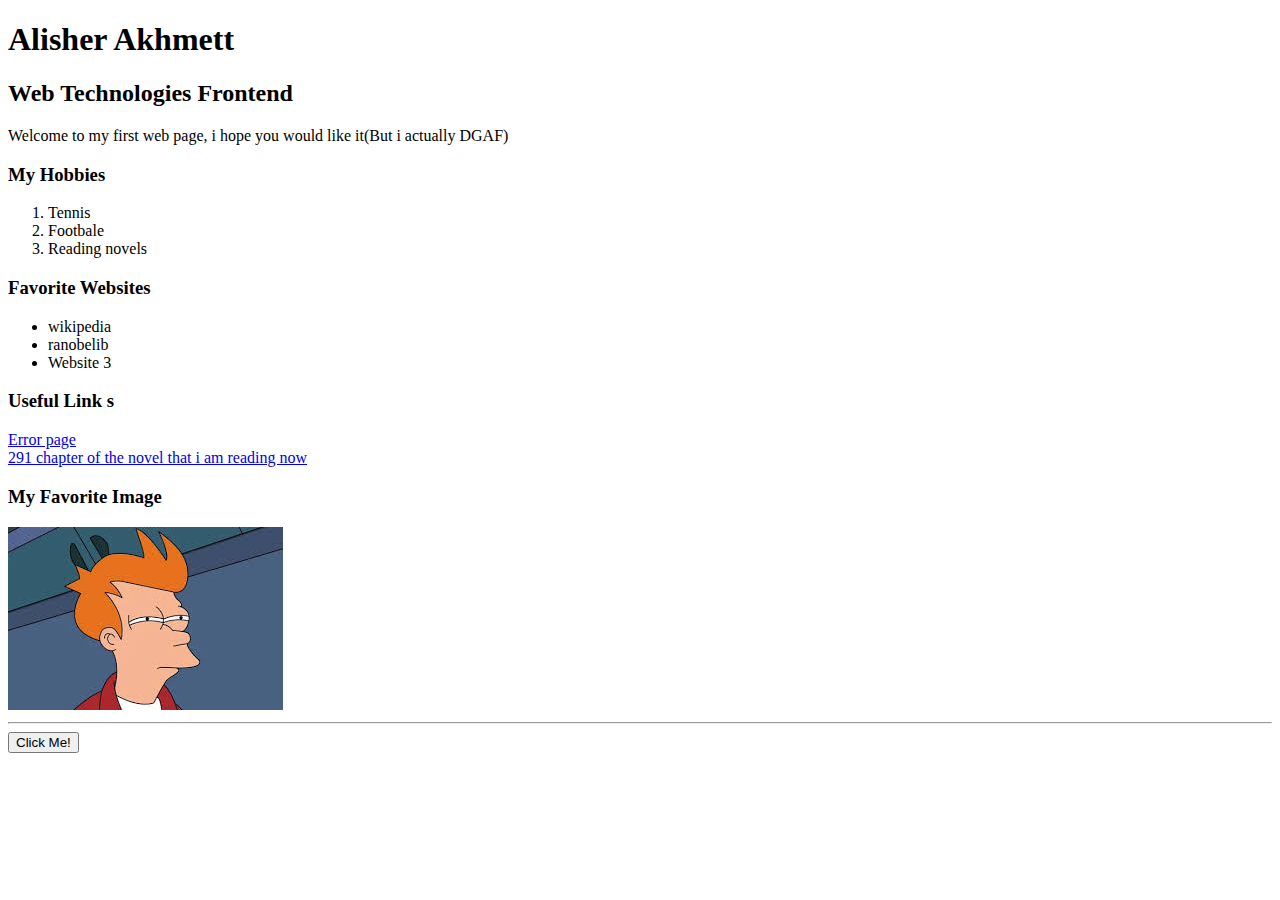
<file: index.html>
<!DOCTYPE html>
<html lang="en">
<head>
    <meta charset="UTF-8">
    <meta name="viewport" content="width=device-width, initial-scale=1.0">
    <title>My First Practice Page</title>
</head>
<body>
    <h1>Alisher Akhmett</h1>
    <h2>Web Technologies Frontend</h2>
    <p>Welcome to my first web page, i hope you would like it(But i actually DGAF)</p>
    
    <h3>My Hobbies</h3>
    <ol>
        <li>Tennis</li>
        <li>Footbale</li>
        <li>Reading novels</li>
    </ol>

    <h3>Favorite Websites</h3>
    <ul>
        <li>wikipedia</li>
        <li>ranobelib</li>
        <li>Website 3</li>
    </ul>

    <h3>Useful Link s</h3>
    <p>
        <a href="https://ranobelib.me/404" target="_blank">Error page</a><br>
        <a href="https://ranobelib.me/ru/26579--super-dragon-slaughtering-system/read/v1/c291?bid" target="_blank">291 chapter of the novel that i am reading now</a>
    </p>

    <h3>My Favorite Image</h3>
    <img src="images.jpeg" alt="Mem">

    <hr>

    <button type="button">Click Me!</button>
</body>
</html>
</file>
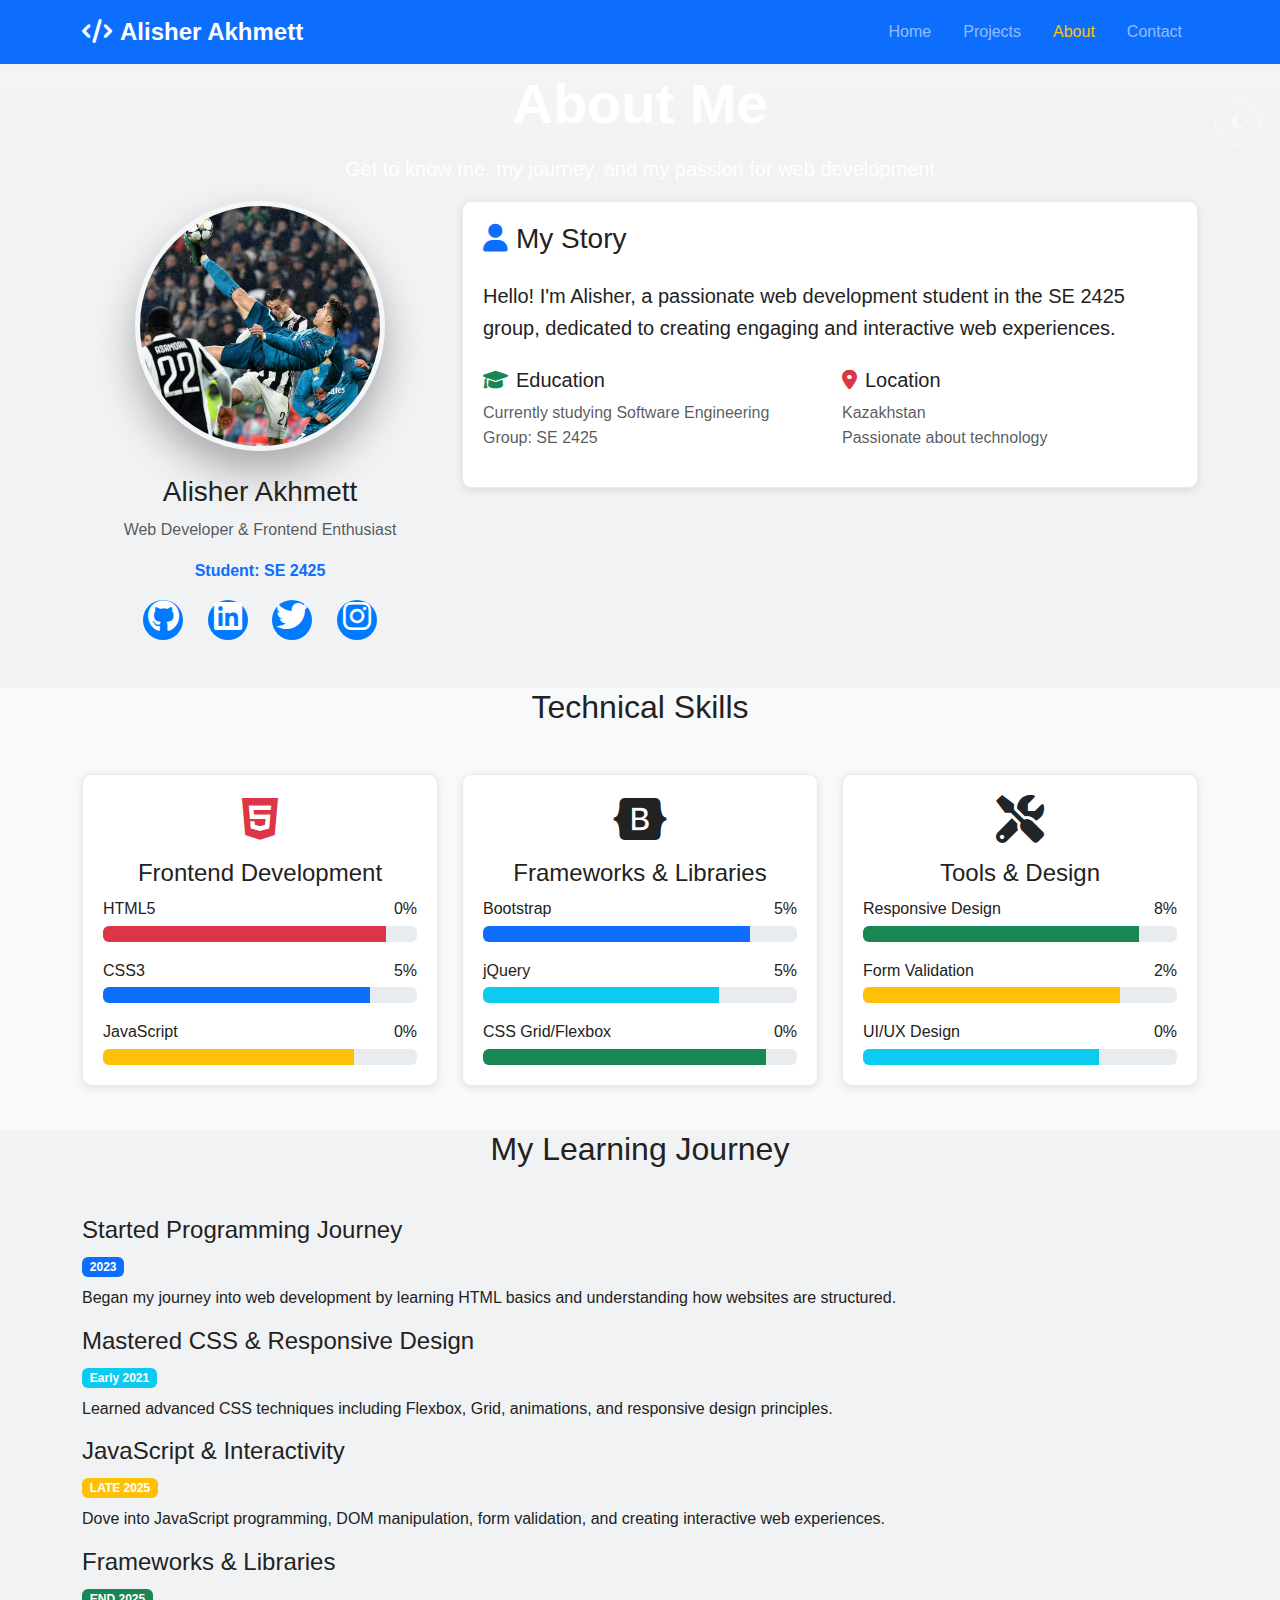
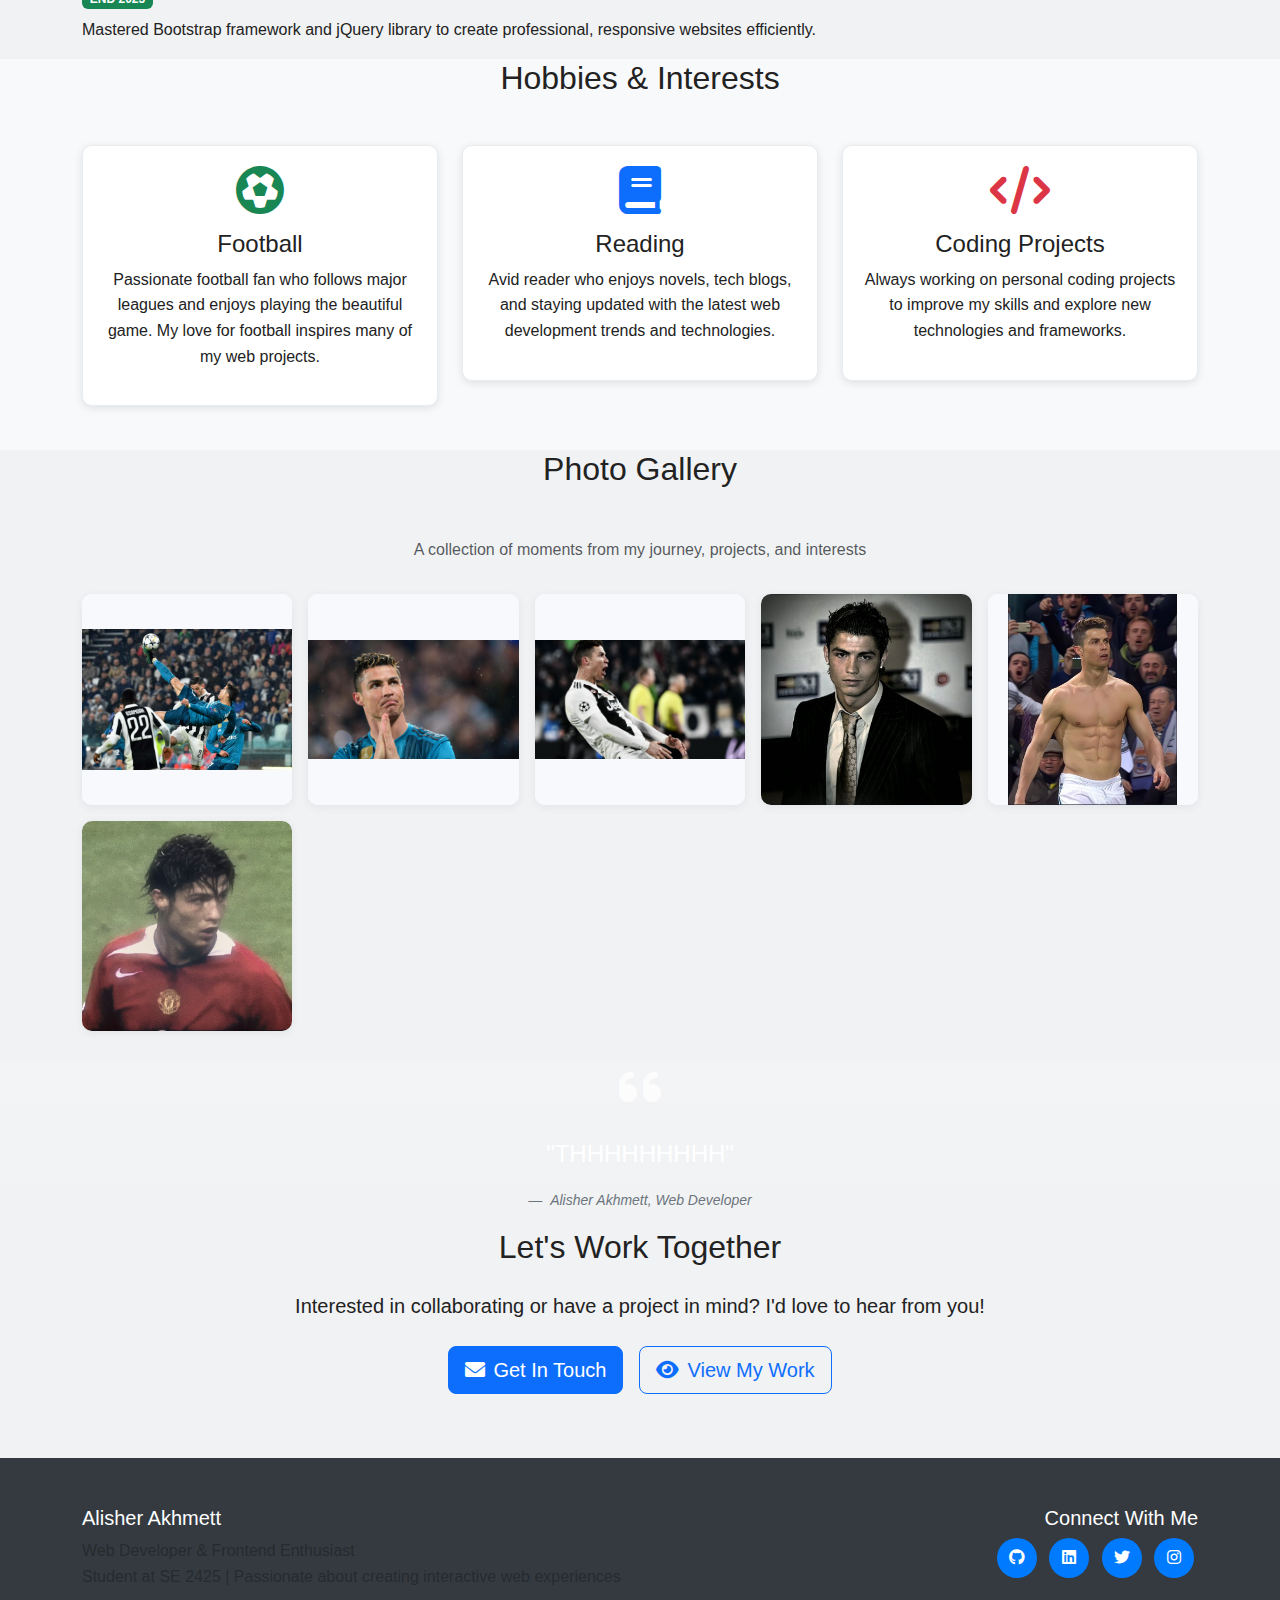
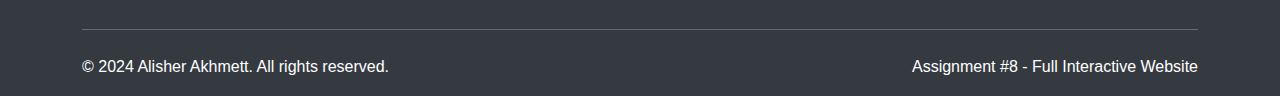
<file: about.html>
<!DOCTYPE html>
<html lang="en">
<head>
    <meta charset="UTF-8">
    <meta name="viewport" content="width=device-width, initial-scale=1.0">
    <title>About - Alisher Akhmett</title>
    <link href="https://cdn.jsdelivr.net/npm/bootstrap@5.3.2/dist/css/bootstrap.min.css" rel="stylesheet">
    <link href="https://cdnjs.cloudflare.com/ajax/libs/font-awesome/6.0.0/css/all.min.css" rel="stylesheet">
    <link href="styles.css" rel="stylesheet">
</head>
<body>
    
    <nav class="navbar navbar-expand-lg navbar-dark bg-primary fixed-top">
        <div class="container">
            <a class="navbar-brand fw-bold" href="index.html">
                <i class="fas fa-code me-2"></i>Alisher Akhmett
            </a>
            <button class="navbar-toggler" type="button" data-bs-toggle="collapse" data-bs-target="#navbarNav">
                <span class="navbar-toggler-icon"></span>
            </button>
            <div class="collapse navbar-collapse" id="navbarNav">
                <ul class="navbar-nav ms-auto">
                    <li class="nav-item">
                        <a class="nav-link" href="index.html">Home</a>
                    </li>
                    <li class="nav-item">
                        <a class="nav-link" href="projects.html">Projects</a>
                    </li>
                    <li class="nav-item">
                        <a class="nav-link active" href="about.html">About</a>
                    </li>
                    <li class="nav-item">
                        <a class="nav-link" href="contact.html">Contact</a>
                    </li>
                </ul>
            </div>
        </div>
    </nav>

    
    <section class="section-padding bg-gradient text-white">
        <div class="container text-center">
            <h1 class="display-4 fw-bold mb-3">About Me</h1>
            <p class="lead">Get to know me, my journey, and my passion for web development</p>
        </div>
    </section>

    
    <section class="section-padding">
        <div class="container">
            <div class="row">
                <div class="col-lg-4 mb-5">
                    <div class="text-center">
                        <img src="img1.png" alt="Alisher Akhmett" class="profile-img mb-4" style="width: 250px; height: 250px;">
                        <h3>Alisher Akhmett</h3>
                        <p class="text-muted">Web Developer & Frontend Enthusiast</p>
                        <p class="text-primary fw-bold">Student: SE 2425</p>
                        <div class="social-icons">
                            <a href="#" class="me-3"><i class="fab fa-github fa-2x"></i></a>
                            <a href="#" class="me-3"><i class="fab fa-linkedin fa-2x"></i></a>
                            <a href="#" class="me-3"><i class="fab fa-twitter fa-2x"></i></a>
                            <a href="#"><i class="fab fa-instagram fa-2x"></i></a>
                        </div>
                    </div>
                </div>
                <div class="col-lg-8">
                    <div class="content-card">
                        <h3 class="mb-4"><i class="fas fa-user text-primary me-2"></i>My Story</h3>
                        <p class="lead">Hello! I'm Alisher, a passionate web development student in the SE 2425 group, dedicated to creating engaging and interactive web experiences.</p>
                        
                       
                        <div class="row mt-4">
                            <div class="col-md-6">
                                <h5><i class="fas fa-graduation-cap text-success me-2"></i>Education</h5>
                                <p class="text-muted">Currently studying Software Engineering<br>Group: SE 2425</p>
                            </div>
                            <div class="col-md-6">
                                <h5><i class="fas fa-map-marker-alt text-danger me-2"></i>Location</h5>
                                <p class="text-muted">Kazakhstan<br>Passionate about technology</p>
                            </div>
                        </div>
                    </div>
                </div>
            </div>
        </div>
    </section>

    
    <section class="section-padding bg-light">
        <div class="container">
            <h2 class="text-center mb-5">Technical Skills</h2>
            <div class="row">
                
                <div class="col-md-4 mb-4">
                    <div class="content-card text-center">
                        <i class="fab fa-html5 fa-3x text-danger mb-3"></i>
                        <h4>Frontend Development</h4>
                        <div class="progress-container">
                            <div class="d-flex justify-content-between mb-1">
                                <span>HTML5</span>
                                <span>0%</span>
                            </div>
                            <div class="progress mb-3">
                                <div class="progress-bar bg-danger" style="width: 90%"></div>
                            </div>
                            <div class="d-flex justify-content-between mb-1">
                                <span>CSS3</span>
                                <span>5%</span>
                            </div>
                            <div class="progress mb-3">
                                <div class="progress-bar bg-primary" style="width: 85%"></div>
                            </div>
                            <div class="d-flex justify-content-between mb-1">
                                <span>JavaScript</span>
                                <span>0%</span>
                            </div>
                            <div class="progress">
                                <div class="progress-bar bg-warning" style="width: 80%"></div>
                            </div>
                        </div>
                    </div>
                </div>

                
                <div class="col-md-4 mb-4">
                    <div class="content-card text-center">
                        <i class="fab fa-bootstrap fa-3x text-purple mb-3"></i>
                        <h4>Frameworks & Libraries</h4>
                        <div class="progress-container">
                            <div class="d-flex justify-content-between mb-1">
                                <span>Bootstrap</span>
                                <span>5%</span>
                            </div>
                            <div class="progress mb-3">
                                <div class="progress-bar bg-purple" style="width: 85%"></div>
                            </div>
                            <div class="d-flex justify-content-between mb-1">
                                <span>jQuery</span>
                                <span>5%</span>
                            </div>
                            <div class="progress mb-3">
                                <div class="progress-bar bg-info" style="width: 75%"></div>
                            </div>
                            <div class="d-flex justify-content-between mb-1">
                                <span>CSS Grid/Flexbox</span>
                                <span>0%</span>
                            </div>
                            <div class="progress">
                                <div class="progress-bar bg-success" style="width: 90%"></div>
                            </div>
                        </div>
                    </div>
                </div>

                
                <div class="col-md-4 mb-4">
                    <div class="content-card text-center">
                        <i class="fas fa-tools fa-3x text-dark mb-3"></i>
                        <h4>Tools & Design</h4>
                        <div class="progress-container">
                            <div class="d-flex justify-content-between mb-1">
                                <span>Responsive Design</span>
                                <span>8%</span>
                            </div>
                            <div class="progress mb-3">
                                <div class="progress-bar bg-success" style="width: 88%"></div>
                            </div>
                            <div class="d-flex justify-content-between mb-1">
                                <span>Form Validation</span>
                                <span>2%</span>
                            </div>
                            <div class="progress mb-3">
                                <div class="progress-bar bg-warning" style="width: 82%"></div>
                            </div>
                            <div class="d-flex justify-content-between mb-1">
                                <span>UI/UX Design</span>
                                <span>0%</span>
                            </div>
                            <div class="progress">
                                <div class="progress-bar bg-info" style="width: 75%"></div>
                            </div>
                        </div>
                    </div>
                </div>
            </div>
        </div>
    </section>

    
    <section class="section-padding">
        <div class="container">
            <h2 class="text-center mb-5">My Learning Journey</h2>
            <div class="timeline">
                <div class="timeline-item">
                    <div class="timeline-content slide-in-left">
                        <h4>Started Programming Journey</h4>
                        <span class="badge bg-primary mb-2">2023</span>
                        <p>Began my journey into web development by learning HTML basics and understanding how websites are structured.</p>
                    </div>
                </div>
                <div class="timeline-item">
                    <div class="timeline-content slide-in-left">
                        <h4>Mastered CSS & Responsive Design</h4>
                        <span class="badge bg-info mb-2">Early 2021</span>
                        <p>Learned advanced CSS techniques including Flexbox, Grid, animations, and responsive design principles.</p>
                    </div>
                </div>
                <div class="timeline-item">
                    <div class="timeline-content slide-in-left">
                        <h4>JavaScript & Interactivity</h4>
                        <span class="badge bg-warning mb-2">LATE 2025</span>
                        <p>Dove into JavaScript programming, DOM manipulation, form validation, and creating interactive web experiences.</p>
                    </div>
                </div>
                <div class="timeline-item">
                    <div class="timeline-content slide-in-left">
                        <h4>Frameworks & Libraries</h4>
                        <span class="badge bg-success mb-2">END 2025</span>
                        <p>Mastered Bootstrap framework and jQuery library to create professional, responsive websites efficiently.</p>
                    </div>
                </div>
            </div>
        </div>
    </section>

    
    <section class="section-padding bg-light">
        <div class="container">
            <h2 class="text-center mb-5">Hobbies & Interests</h2>
            <div class="row">
                <div class="col-md-4 mb-4">
                    <div class="content-card text-center">
                        <i class="fas fa-futbol fa-3x text-success mb-3"></i>
                        <h4>Football</h4>
                        <p>Passionate football fan who follows major leagues and enjoys playing the beautiful game. My love for football inspires many of my web projects.</p>
                    </div>
                </div>
                <div class="col-md-4 mb-4">
                    <div class="content-card text-center">
                        <i class="fas fa-book fa-3x text-primary mb-3"></i>
                        <h4>Reading</h4>
                        <p>Avid reader who enjoys novels, tech blogs, and staying updated with the latest web development trends and technologies.</p>
                    </div>
                </div>
                <div class="col-md-4 mb-4">
                    <div class="content-card text-center">
                        <i class="fas fa-code fa-3x text-danger mb-3"></i>
                        <h4>Coding Projects</h4>
                        <p>Always working on personal coding projects to improve my skills and explore new technologies and frameworks.</p>
                    </div>
                </div>
            </div>
        </div>
    </section>

    
    <section id="gallery" class="section-padding">
        <div class="container">
            <h2 class="text-center mb-5">Photo Gallery</h2>
            <p class="text-center text-muted mb-4">A collection of moments from my journey, projects, and interests</p>
            <div class="gallery">
                <div class="gallery-item">
                    <img src="img1.png" alt="Web Development" class="gallery-img">
                    <div class="gallery-caption">Web Development Journey</div>
                </div>
                <div class="gallery-item">
                    <img src="img2.png" alt="Football Passion" class="gallery-img">
                    <div class="gallery-caption">Football Passion</div>
                </div>
                <div class="gallery-item">
                    <img src="img3.png" alt="Creative Projects" class="gallery-img">
                    <div class="gallery-caption">Creative Projects</div>
                </div>
                <div class="gallery-item">
                    <img src="img4.png" alt="Juventus Project" class="gallery-img">
                    <div class="gallery-caption">Project Showcase</div>
                </div>
                <div class="gallery-item">
                    <img src="img5.png" alt="Portfolio Work" class="gallery-img">
                    <div class="gallery-caption">Portfolio Development</div>
                </div>
                <div class="gallery-item">
                    <img src="img6.png" alt="Interactive Features" class="gallery-img">
                    <div class="gallery-caption">Interactive Features</div>
                </div>
            </div>
        </div>
    </section>

    
    <section class="section-padding bg-gradient text-white">
        <div class="container text-center">
            <div class="row">
                <div class="col-lg-8 mx-auto">
                    <i class="fas fa-quote-left fa-3x mb-4 opacity-75"></i>
                    <blockquote class="blockquote">
                        <p class="fs-4">"THHHHHHHHH"</p>
                    </blockquote>
                    <footer class="blockquote-footer mt-3">
                        <cite title="Source Title">Alisher Akhmett, Web Developer</cite>
                    </footer>
                </div>
            </div>
        </div>
    </section>

    
    <section class="section-padding">
        <div class="container text-center">
            <h2 class="mb-4">Let's Work Together</h2>
            <p class="lead mb-4">Interested in collaborating or have a project in mind? I'd love to hear from you!</p>
            <div class="d-flex flex-wrap justify-content-center gap-3">
                <a href="contact.html" class="btn btn-primary btn-lg">
                    <i class="fas fa-envelope me-2"></i>Get In Touch
                </a>
                <a href="projects.html" class="btn btn-outline-primary btn-lg">
                    <i class="fas fa-eye me-2"></i>View My Work
                </a>
            </div>
        </div>
    </section>

    
    <footer class="footer-section">
        <div class="container">
            <div class="row">
                <div class="col-md-6">
                    <h5>Alisher Akhmett</h5>
                    <p class="text-muted">Web Developer & Frontend Enthusiast<br>
                    Student at SE 2425 | Passionate about creating interactive web experiences</p>
                </div>
                <div class="col-md-6 text-md-end">
                    <h5>Connect With Me</h5>
                    <div class="social-icons">
                        <a href="#" title="GitHub"><i class="fab fa-github"></i></a>
                        <a href="#" title="LinkedIn"><i class="fab fa-linkedin"></i></a>
                        <a href="#" title="Twitter"><i class="fab fa-twitter"></i></a>
                        <a href="#" title="Instagram"><i class="fab fa-instagram"></i></a>
                    </div>
                </div>
            </div>
            <hr class="my-4">
            <div class="row">
                <div class="col-md-6">
                    <p class="mb-0">&copy; 2024 Alisher Akhmett. All rights reserved.</p>
                </div>
                <div class="col-md-6 text-md-end">
                    <p class="mb-0">Assignment #8 - Full Interactive Website</p>
                </div>
            </div>
        </div>
    </footer>

    
    <button id="backToTop" class="btn btn-primary position-fixed bottom-0 end-0 m-4" style="display: none; z-index: 1000;">
        <i class="fas fa-arrow-up"></i>
    </button>

    
    <script src="https://cdn.jsdelivr.net/npm/bootstrap@5.3.2/dist/js/bootstrap.bundle.min.js"></script>
    <script src="https://code.jquery.com/jquery-3.7.1.min.js"></script>
    <script src="main.js"></script>
</body>
</html>
</file>
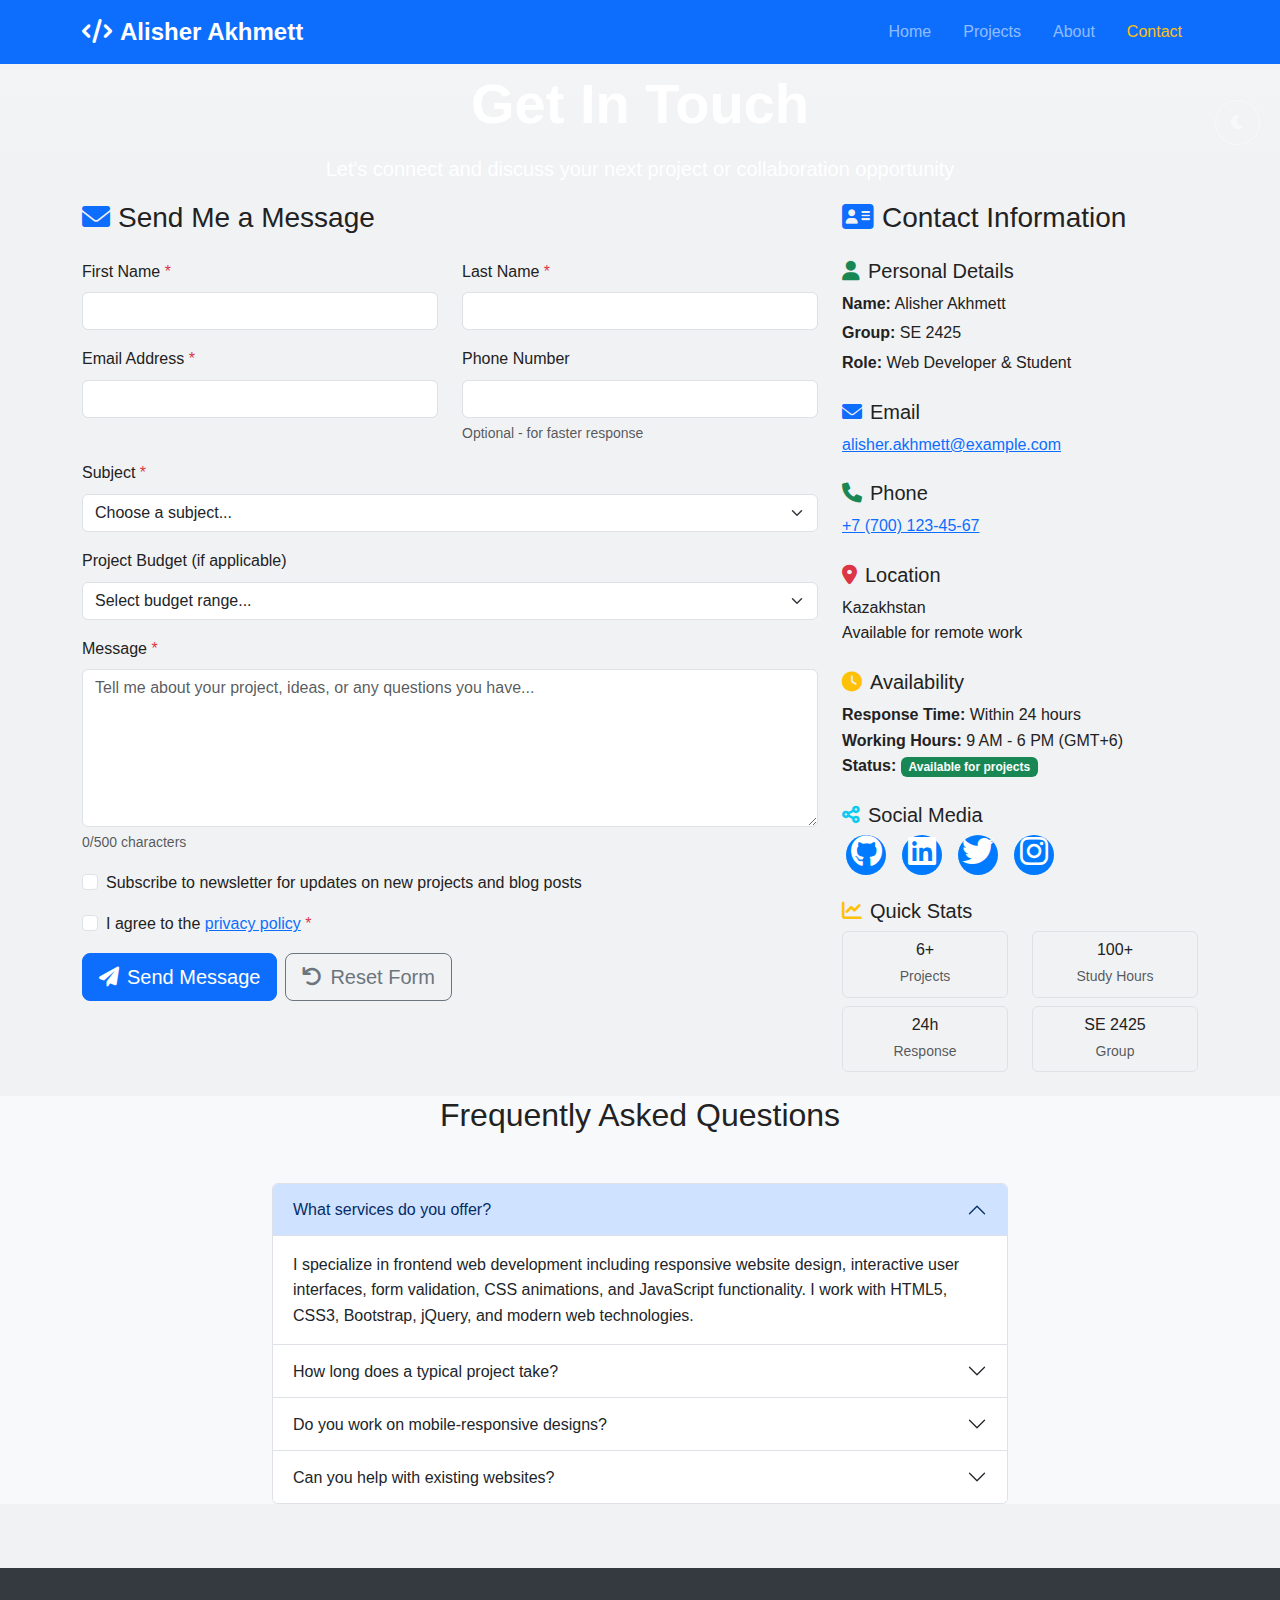
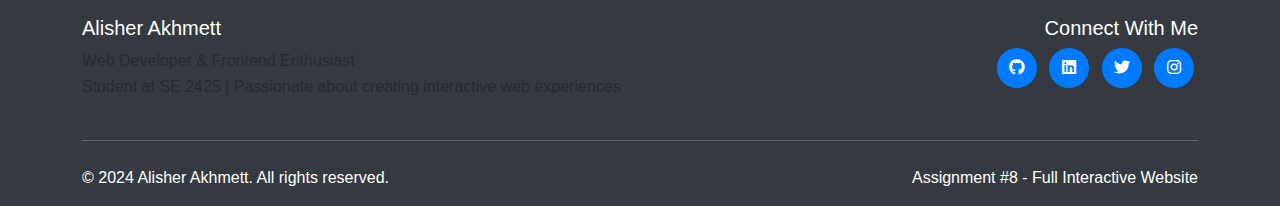
<file: contact.html>
<!DOCTYPE html>
<html lang="en">
<head>
    <meta charset="UTF-8">
    <meta name="viewport" content="width=device-width, initial-scale=1.0">
    <title>Contact - Alisher Akhmett</title>
    <link href="https://cdn.jsdelivr.net/npm/bootstrap@5.3.2/dist/css/bootstrap.min.css" rel="stylesheet">
    <link href="https://cdnjs.cloudflare.com/ajax/libs/font-awesome/6.0.0/css/all.min.css" rel="stylesheet">
    <link href="styles.css" rel="stylesheet">
</head>
<body>
    
    <nav class="navbar navbar-expand-lg navbar-dark bg-primary fixed-top">
        <div class="container">
            <a class="navbar-brand fw-bold" href="index.html">
                <i class="fas fa-code me-2"></i>Alisher Akhmett
            </a>
            <button class="navbar-toggler" type="button" data-bs-toggle="collapse" data-bs-target="#navbarNav">
                <span class="navbar-toggler-icon"></span>
            </button>
            <div class="collapse navbar-collapse" id="navbarNav">
                <ul class="navbar-nav ms-auto">
                    <li class="nav-item">
                        <a class="nav-link" href="index.html">Home</a>
                    </li>
                    <li class="nav-item">
                        <a class="nav-link" href="projects.html">Projects</a>
                    </li>
                    <li class="nav-item">
                        <a class="nav-link" href="about.html">About</a>
                    </li>
                    <li class="nav-item">
                        <a class="nav-link active" href="contact.html">Contact</a>
                    </li>
                </ul>
            </div>
        </div>
    </nav>

    
    <section class="section-padding bg-gradient text-white">
        <div class="container text-center">
            <h1 class="display-4 fw-bold mb-3">Get In Touch</h1>
            <p class="lead">Let's connect and discuss your next project or collaboration opportunity</p>
        </div>
    </section>

    
    <section class="contact-section">
        <div class="container">
            <div class="row">
                
                <div class="col-lg-8 mb-5">
                    <div class="contact-form">
                        <h3 class="mb-4">
                            <i class="fas fa-envelope text-primary me-2"></i>Send Me a Message
                        </h3>
                        <form id="contactForm" class="needs-validation" novalidate>
                            <div class="row">
                                <div class="col-md-6 mb-3">
                                    <label for="firstName" class="form-label">First Name <span class="text-danger">*</span></label>
                                    <input type="text" class="form-control" id="firstName" name="firstName" required>
                                    <div class="invalid-feedback">
                                        Please provide your first name.
                                    </div>
                                </div>
                                <div class="col-md-6 mb-3">
                                    <label for="lastName" class="form-label">Last Name <span class="text-danger">*</span></label>
                                    <input type="text" class="form-control" id="lastName" name="lastName" required>
                                    <div class="invalid-feedback">
                                        Please provide your last name.
                                    </div>
                                </div>
                            </div>
                            <div class="row">
                                <div class="col-md-6 mb-3">
                                    <label for="email" class="form-label">Email Address <span class="text-danger">*</span></label>
                                    <input type="email" class="form-control" id="email" name="email" required>
                                    <div class="invalid-feedback">
                                        Please provide a valid email address.
                                    </div>
                                </div>
                                <div class="col-md-6 mb-3">
                                    <label for="phone" class="form-label">Phone Number</label>
                                    <input type="tel" class="form-control" id="phone" name="phone">
                                    <div class="form-text">Optional - for faster response</div>
                                </div>
                            </div>
                            <div class="mb-3">
                                <label for="subject" class="form-label">Subject <span class="text-danger">*</span></label>
                                <select class="form-select" id="subject" name="subject" required>
                                    <option value="">Choose a subject...</option>
                                    <option value="project">Project Collaboration</option>
                                    <option value="freelance">Freelance Work</option>
                                    <option value="internship">Internship Opportunity</option>
                                    <option value="question">General Question</option>
                                    <option value="feedback">Feedback</option>
                                    <option value="other">Other</option>
                                </select>
                                <div class="invalid-feedback">
                                    Please select a subject.
                                </div>
                            </div>
                            <div class="mb-3">
                                <label for="budget" class="form-label">Project Budget (if applicable)</label>
                                <select class="form-select" id="budget" name="budget">
                                    <option value="">Select budget range...</option>
                                    <option value="under-500">Under $500</option>
                                    <option value="500-1000">$500 - $1,000</option>
                                    <option value="1000-2500">$1,000 - $2,500</option>
                                    <option value="2500-5000">$2,500 - $5,000</option>
                                    <option value="5000-plus">$5,000+</option>
                                    <option value="discuss">Let's discuss</option>
                                </select>
                            </div>
                            <div class="mb-3">
                                <label for="message" class="form-label">Message <span class="text-danger">*</span></label>
                                <textarea class="form-control" id="message" name="message" rows="6" required 
                                         placeholder="Tell me about your project, ideas, or any questions you have..."></textarea>
                                <div class="invalid-feedback">
                                    Please provide your message.
                                </div>
                                <div class="form-text">
                                    <span id="charCount">0</span>/500 characters
                                </div>
                            </div>
                            <div class="mb-3">
                                <div class="form-check">
                                    <input class="form-check-input" type="checkbox" id="newsletter" name="newsletter">
                                    <label class="form-check-label" for="newsletter">
                                        Subscribe to newsletter for updates on new projects and blog posts
                                    </label>
                                </div>
                            </div>
                            <div class="mb-3">
                                <div class="form-check">
                                    <input class="form-check-input" type="checkbox" id="privacy" name="privacy" required>
                                    <label class="form-check-label" for="privacy">
                                        I agree to the <a href="#" data-bs-toggle="modal" data-bs-target="#privacyModal">privacy policy</a> <span class="text-danger">*</span>
                                    </label>
                                    <div class="invalid-feedback">
                                        You must agree to the privacy policy.
                                    </div>
                                </div>
                            </div>
                            <div class="d-grid gap-2 d-md-flex justify-content-md-start">
                                <button type="submit" class="btn btn-primary btn-lg">
                                    <i class="fas fa-paper-plane me-2"></i>Send Message
                                </button>
                                <button type="reset" class="btn btn-outline-secondary btn-lg">
                                    <i class="fas fa-undo me-2"></i>Reset Form
                                </button>
                            </div>
                        </form>
                        <div id="formResult" class="mt-4"></div>
                    </div>
                </div>

                
                <div class="col-lg-4">
                    <div class="contact-info">
                        <h3 class="mb-4">
                            <i class="fas fa-address-card text-primary me-2"></i>Contact Information
                        </h3>
                        
                        <div class="mb-4">
                            <h5><i class="fas fa-user text-success me-2"></i>Personal Details</h5>
                            <p class="mb-1"><strong>Name:</strong> Alisher Akhmett</p>
                            <p class="mb-1"><strong>Group:</strong> SE 2425</p>
                            <p class="mb-1"><strong>Role:</strong> Web Developer & Student</p>
                        </div>

                        <div class="mb-4">
                            <h5><i class="fas fa-envelope text-primary me-2"></i>Email</h5>
                            <p><a href="mailto:alisher.akhmett@example.com">alisher.akhmett@example.com</a></p>
                        </div>

                        <div class="mb-4">
                            <h5><i class="fas fa-phone text-success me-2"></i>Phone</h5>
                            <p><a href="tel:+77001234567">+7 (700) 123-45-67</a></p>
                        </div>

                        <div class="mb-4">
                            <h5><i class="fas fa-map-marker-alt text-danger me-2"></i>Location</h5>
                            <p>Kazakhstan<br>Available for remote work</p>
                        </div>

                        <div class="mb-4">
                            <h5><i class="fas fa-clock text-warning me-2"></i>Availability</h5>
                            <p><strong>Response Time:</strong> Within 24 hours<br>
                            <strong>Working Hours:</strong> 9 AM - 6 PM (GMT+6)<br>
                            <strong>Status:</strong> <span class="badge bg-success">Available for projects</span></p>
                        </div>

                        <div class="mb-4">
                            <h5><i class="fas fa-share-alt text-info me-2"></i>Social Media</h5>
                            <div class="social-icons d-flex gap-2">
                                <a href="#" class="text-decoration-none" title="GitHub">
                                    <i class="fab fa-github fa-2x"></i>
                                </a>
                                <a href="#" class="text-decoration-none" title="LinkedIn">
                                    <i class="fab fa-linkedin fa-2x"></i>
                                </a>
                                <a href="#" class="text-decoration-none" title="Twitter">
                                    <i class="fab fa-twitter fa-2x"></i>
                                </a>
                                <a href="#" class="text-decoration-none" title="Instagram">
                                    <i class="fab fa-instagram fa-2x"></i>
                                </a>
                            </div>
                        </div>

                        
                        <div class="mb-4">
                            <h5><i class="fas fa-chart-line text-warning me-2"></i>Quick Stats</h5>
                            <div class="row text-center">
                                <div class="col-6 mb-2">
                                    <div class="border rounded p-2">
                                        <h6 class="mb-1">6+</h6>
                                        <small class="text-muted">Projects</small>
                                    </div>
                                </div>
                                <div class="col-6 mb-2">
                                    <div class="border rounded p-2">
                                        <h6 class="mb-1">100+</h6>
                                        <small class="text-muted">Study Hours</small>
                                    </div>
                                </div>
                                <div class="col-6">
                                    <div class="border rounded p-2">
                                        <h6 class="mb-1">24h</h6>
                                        <small class="text-muted">Response</small>
                                    </div>
                                </div>
                                <div class="col-6">
                                    <div class="border rounded p-2">
                                        <h6 class="mb-1">SE 2425</h6>
                                        <small class="text-muted">Group</small>
                                    </div>
                                </div>
                            </div>
                        </div>
                    </div>
                </div>
            </div>
        </div>
    </section>

    
    <section class="section-padding bg-light">
        <div class="container">
            <h2 class="text-center mb-5">Frequently Asked Questions</h2>
            <div class="row">
                <div class="col-lg-8 mx-auto">
                    <div class="accordion" id="faqAccordion">
                        <div class="accordion-item">
                            <h2 class="accordion-header" id="faq1">
                                <button class="accordion-button" type="button" data-bs-toggle="collapse" data-bs-target="#collapse1">
                                    What services do you offer?
                                </button>
                            </h2>
                            <div id="collapse1" class="accordion-collapse collapse show" data-bs-parent="#faqAccordion">
                                <div class="accordion-body">
                                    I specialize in frontend web development including responsive website design, interactive user interfaces, form validation, CSS animations, and JavaScript functionality. I work with HTML5, CSS3, Bootstrap, jQuery, and modern web technologies.
                                </div>
                            </div>
                        </div>
                        <div class="accordion-item">
                            <h2 class="accordion-header" id="faq2">
                                <button class="accordion-button collapsed" type="button" data-bs-toggle="collapse" data-bs-target="#collapse2">
                                    How long does a typical project take?
                                </button>
                            </h2>
                            <div id="collapse2" class="accordion-collapse collapse" data-bs-parent="#faqAccordion">
                                <div class="accordion-body">
                                    Project timelines vary based on complexity. A simple landing page might take 1-2 weeks, while a full responsive website with interactive features could take 3-4 weeks. I'll provide a detailed timeline after discussing your specific requirements.
                                </div>
                            </div>
                        </div>
                        <div class="accordion-item">
                            <h2 class="accordion-header" id="faq3">
                                <button class="accordion-button collapsed" type="button" data-bs-toggle="collapse" data-bs-target="#collapse3">
                                    Do you work on mobile-responsive designs?
                                </button>
                            </h2>
                            <div id="collapse3" class="accordion-collapse collapse" data-bs-parent="#faqAccordion">
                                <div class="accordion-body">
                                    Absolutely! All my projects are built with a mobile-first approach using responsive design principles. Your website will look and function perfectly on all devices - desktop, tablet, and mobile phones.
                                </div>
                            </div>
                        </div>
                        <div class="accordion-item">
                            <h2 class="accordion-header" id="faq4">
                                <button class="accordion-button collapsed" type="button" data-bs-toggle="collapse" data-bs-target="#collapse4">
                                    Can you help with existing websites?
                                </button>
                            </h2>
                            <div id="collapse4" class="accordion-collapse collapse" data-bs-parent="#faqAccordion">
                                <div class="accordion-body">
                                    Yes! I can help improve existing websites by adding new features, fixing bugs, improving responsiveness, updating designs, or optimizing performance. Just describe what you need and I'll let you know how I can help.
                                </div>
                            </div>
                        </div>
                    </div>
                </div>
            </div>
        </div>
    </section>

    
    <div class="modal fade" id="privacyModal" tabindex="-1">
        <div class="modal-dialog modal-lg">
            <div class="modal-content">
                <div class="modal-header">
                    <h5 class="modal-title">Privacy Policy</h5>
                    <button type="button" class="btn-close" data-bs-dismiss="modal"></button>
                </div>
                <div class="modal-body">
                    <h6>Information Collection</h6>
                    <p>When you contact me through this form, I collect the information you provide including your name, email, phone number (if provided), and message content.</p>
                    
                    <h6>Use of Information</h6>
                    <p>Your information is used solely to respond to your inquiry and discuss potential projects or collaborations. I do not share your personal information with third parties.</p>
                    
                    <h6>Data Security</h6>
                    <p>I take reasonable measures to protect your personal information and maintain its confidentiality.</p>
                    
                    <h6>Contact</h6>
                    <p>If you have any questions about this privacy policy, please contact me directly.</p>
                </div>
                <div class="modal-footer">
                    <button type="button" class="btn btn-primary" data-bs-dismiss="modal">I Understand</button>
                </div>
            </div>
        </div>
    </div>

    
    <footer class="footer-section">
        <div class="container">
            <div class="row">
                <div class="col-md-6">
                    <h5>Alisher Akhmett</h5>
                    <p class="text-muted">Web Developer & Frontend Enthusiast<br>
                    Student at SE 2425 | Passionate about creating interactive web experiences</p>
                </div>
                <div class="col-md-6 text-md-end">
                    <h5>Connect With Me</h5>
                    <div class="social-icons">
                        <a href="#" title="GitHub"><i class="fab fa-github"></i></a>
                        <a href="#" title="LinkedIn"><i class="fab fa-linkedin"></i></a>
                        <a href="#" title="Twitter"><i class="fab fa-twitter"></i></a>
                        <a href="#" title="Instagram"><i class="fab fa-instagram"></i></a>
                    </div>
                </div>
            </div>
            <hr class="my-4">
            <div class="row">
                <div class="col-md-6">
                    <p class="mb-0">&copy; 2024 Alisher Akhmett. All rights reserved.</p>
                </div>
                <div class="col-md-6 text-md-end">
                    <p class="mb-0">Assignment #8 - Full Interactive Website</p>
                </div>
            </div>
        </div>
    </footer>

    
    <button id="backToTop" class="btn btn-primary position-fixed bottom-0 end-0 m-4" style="display: none; z-index: 1000;">
        <i class="fas fa-arrow-up"></i>
    </button>

    
    <script src="https://cdn.jsdelivr.net/npm/bootstrap@5.3.2/dist/js/bootstrap.bundle.min.js"></script>
    <script src="https://code.jquery.com/jquery-3.7.1.min.js"></script>
    <script src="main.js"></script>
</body>
</html>
</file>
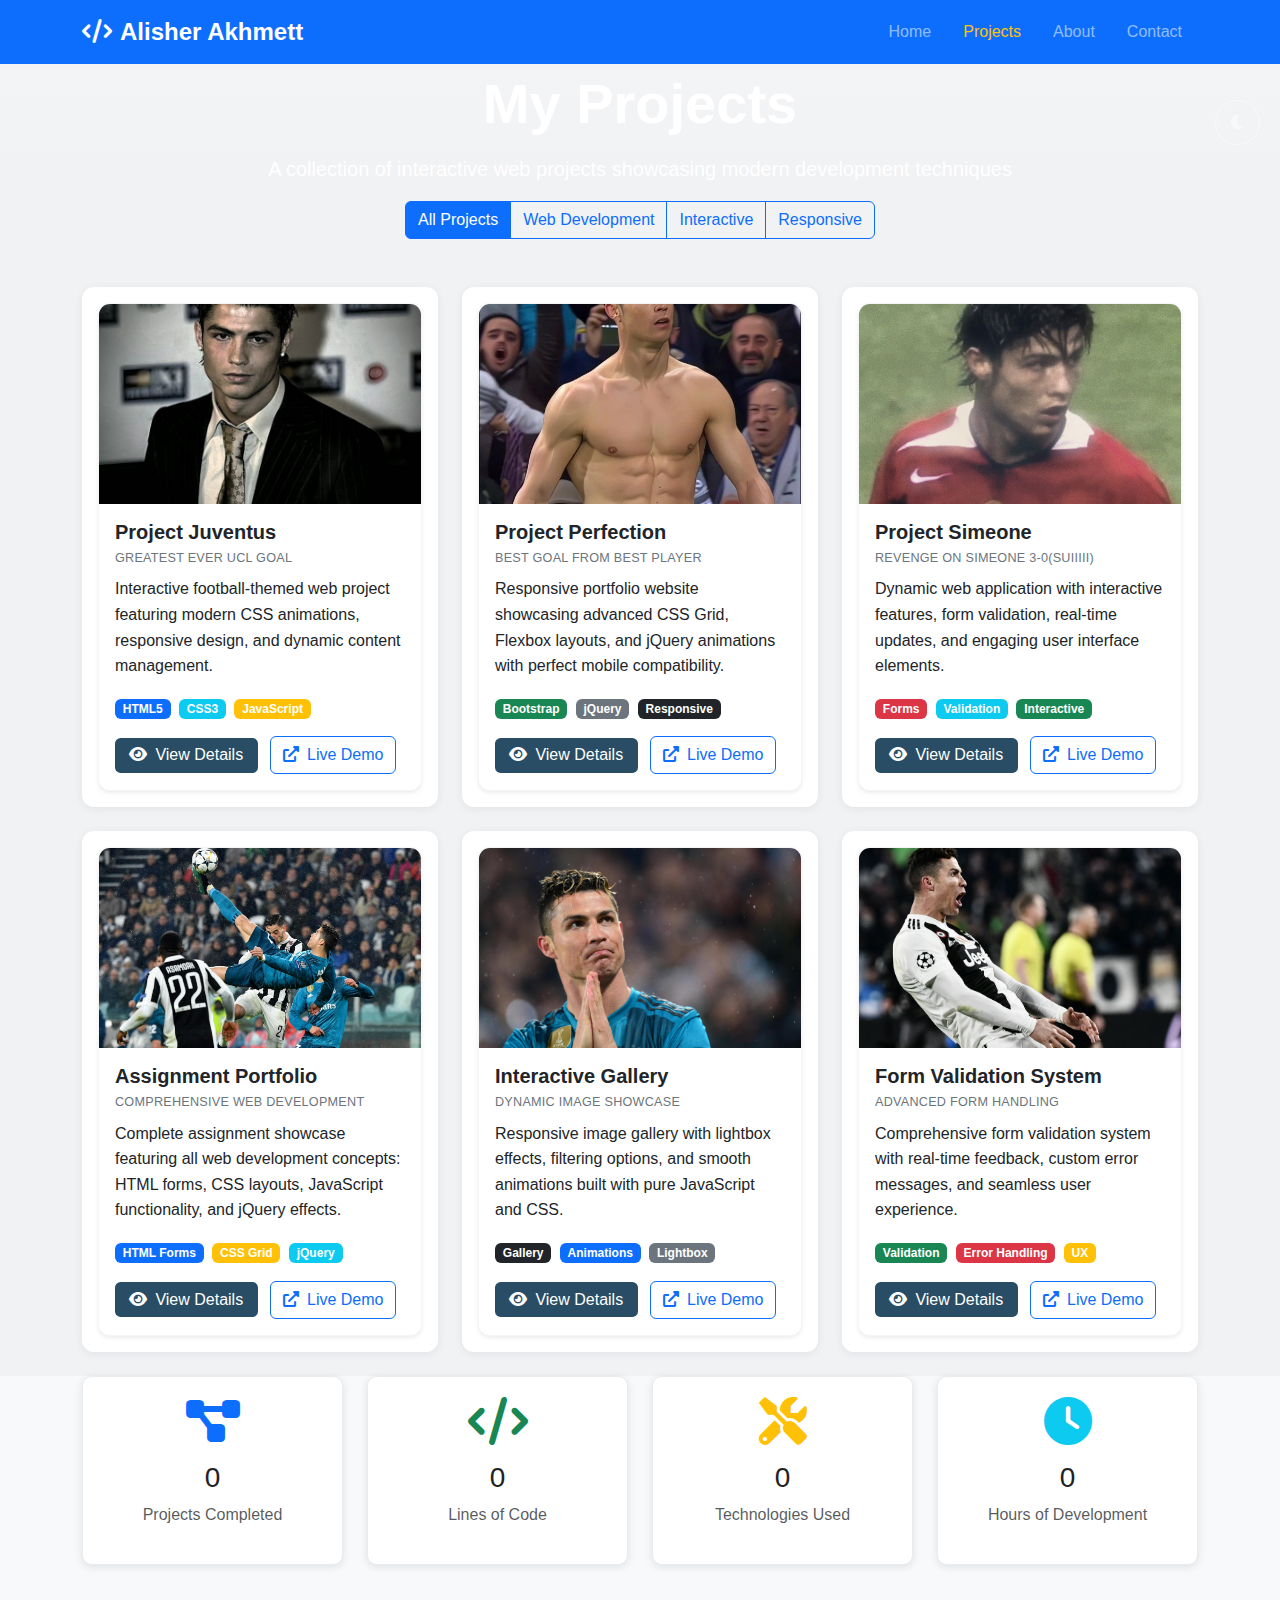
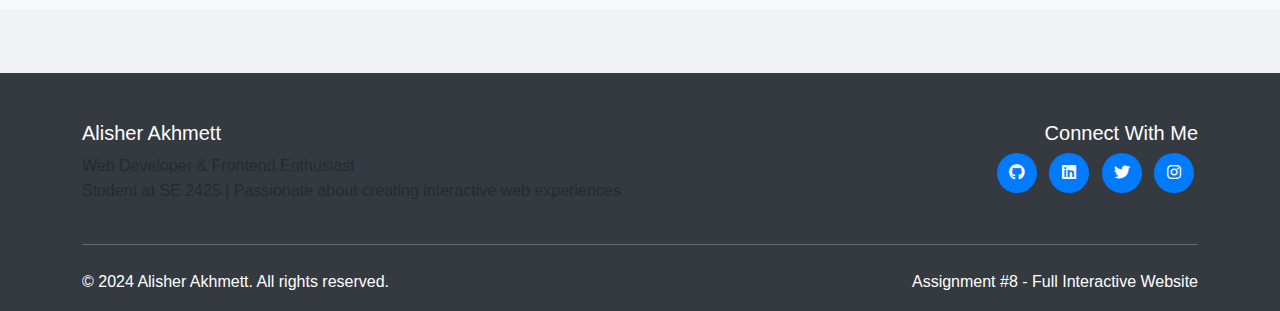
<file: projects.html>
<!DOCTYPE html>
<html lang="en">
<head>
    <meta charset="UTF-8">
    <meta name="viewport" content="width=device-width, initial-scale=1.0">
    <title>Projects - Alisher Akhmett</title>
    <link href="https://cdn.jsdelivr.net/npm/bootstrap@5.3.2/dist/css/bootstrap.min.css" rel="stylesheet">
    <link href="https://cdnjs.cloudflare.com/ajax/libs/font-awesome/6.0.0/css/all.min.css" rel="stylesheet">
    <link href="styles.css" rel="stylesheet">
</head>
<body>
    
    <nav class="navbar navbar-expand-lg navbar-dark bg-primary fixed-top">
        <div class="container">
            <a class="navbar-brand fw-bold" href="index.html">
                <i class="fas fa-code me-2"></i>Alisher Akhmett
            </a>
            <button class="navbar-toggler" type="button" data-bs-toggle="collapse" data-bs-target="#navbarNav">
                <span class="navbar-toggler-icon"></span>
            </button>
            <div class="collapse navbar-collapse" id="navbarNav">
                <ul class="navbar-nav ms-auto">
                    <li class="nav-item">
                        <a class="nav-link" href="index.html">Home</a>
                    </li>
                    <li class="nav-item">
                        <a class="nav-link active" href="projects.html">Projects</a>
                    </li>
                    <li class="nav-item">
                        <a class="nav-link" href="about.html">About</a>
                    </li>
                    <li class="nav-item">
                        <a class="nav-link" href="contact.html">Contact</a>
                    </li>
                </ul>
            </div>
        </div>
    </nav>

    
    <section class="section-padding bg-gradient text-white">
        <div class="container text-center">
            <h1 class="display-4 fw-bold mb-3">My Projects</h1>
            <p class="lead">A collection of interactive web projects showcasing modern development techniques</p>
        </div>
    </section>

    
    <section class="section-padding">
        <div class="container">
            
            <div class="text-center mb-5">
                <div class="btn-group" role="group">
                    <button type="button" class="btn btn-outline-primary active" data-filter="all">All Projects</button>
                    <button type="button" class="btn btn-outline-primary" data-filter="web">Web Development</button>
                    <button type="button" class="btn btn-outline-primary" data-filter="interactive">Interactive</button>
                    <button type="button" class="btn btn-outline-primary" data-filter="responsive">Responsive</button>
                </div>
            </div>

            
            <div class="row" id="projects-container">
                
                <div class="col-lg-4 col-md-6 mb-4 project-item" data-category="web interactive">
                    <div class="project-card">
                        <div class="card h-100 shadow-sm">
                            <img src="img4.png" class="card-img-top" alt="Project Juventus">
                            <div class="card-body">
                                <h5 class="card-title">Project Juventus</h5>
                                <p class="card-sub">GREATEST EVER UCL GOAL</p>
                                <p class="card-text">Interactive football-themed web project featuring modern CSS animations, responsive design, and dynamic content management.</p>
                                <div class="mb-3">
                                    <span class="badge bg-primary me-1">HTML5</span>
                                    <span class="badge bg-info me-1">CSS3</span>
                                    <span class="badge bg-warning">JavaScript</span>
                                </div>
                                <button class="btn btn-view" data-bs-toggle="modal" data-bs-target="#projectModal1">
                                    <i class="fas fa-eye me-2"></i>View Details
                                </button>
                                <a href="#" class="btn btn-outline-primary ms-2">
                                    <i class="fas fa-external-link-alt me-2"></i>Live Demo
                                </a>
                            </div>
                        </div>
                    </div>
                </div>

                
                <div class="col-lg-4 col-md-6 mb-4 project-item" data-category="responsive interactive">
                    <div class="project-card">
                        <div class="card h-100 shadow-sm">
                            <img src="img5.png" class="card-img-top" alt="Project Perfection">
                            <div class="card-body">
                                <h5 class="card-title">Project Perfection</h5>
                                <p class="card-sub">BEST GOAL FROM BEST PLAYER</p>
                                <p class="card-text">Responsive portfolio website showcasing advanced CSS Grid, Flexbox layouts, and jQuery animations with perfect mobile compatibility.</p>
                                <div class="mb-3">
                                    <span class="badge bg-success me-1">Bootstrap</span>
                                    <span class="badge bg-secondary me-1">jQuery</span>
                                    <span class="badge bg-dark">Responsive</span>
                                </div>
                                <button class="btn btn-view" data-bs-toggle="modal" data-bs-target="#projectModal2">
                                    <i class="fas fa-eye me-2"></i>View Details
                                </button>
                                <a href="#" class="btn btn-outline-primary ms-2">
                                    <i class="fas fa-external-link-alt me-2"></i>Live Demo
                                </a>
                            </div>
                        </div>
                    </div>
                </div>

                
                <div class="col-lg-4 col-md-6 mb-4 project-item" data-category="web interactive">
                    <div class="project-card">
                        <div class="card h-100 shadow-sm">
                            <img src="img6.png" class="card-img-top" alt="Project Simeone">
                            <div class="card-body">
                                <h5 class="card-title">Project Simeone</h5>
                                <p class="card-sub">Revenge on Simeone 3-0(SUIIIII)</p>
                                <p class="card-text">Dynamic web application with interactive features, form validation, real-time updates, and engaging user interface elements.</p>
                                <div class="mb-3">
                                    <span class="badge bg-danger me-1">Forms</span>
                                    <span class="badge bg-info me-1">Validation</span>
                                    <span class="badge bg-success">Interactive</span>
                                </div>
                                <button class="btn btn-view" data-bs-toggle="modal" data-bs-target="#projectModal3">
                                    <i class="fas fa-eye me-2"></i>View Details
                                </button>
                                <a href="#" class="btn btn-outline-primary ms-2">
                                    <i class="fas fa-external-link-alt me-2"></i>Live Demo
                                </a>
                            </div>
                        </div>
                    </div>
                </div>

                
                <div class="col-lg-4 col-md-6 mb-4 project-item" data-category="web responsive">
                    <div class="project-card">
                        <div class="card h-100 shadow-sm">
                            <img src="img1.png" class="card-img-top" alt="Assignment Portfolio">
                            <div class="card-body">
                                <h5 class="card-title">Assignment Portfolio</h5>
                                <p class="card-sub">COMPREHENSIVE WEB DEVELOPMENT</p>
                                <p class="card-text">Complete assignment showcase featuring all web development concepts: HTML forms, CSS layouts, JavaScript functionality, and jQuery effects.</p>
                                <div class="mb-3">
                                    <span class="badge bg-primary me-1">HTML Forms</span>
                                    <span class="badge bg-warning me-1">CSS Grid</span>
                                    <span class="badge bg-info">jQuery</span>
                                </div>
                                <button class="btn btn-view" data-bs-toggle="modal" data-bs-target="#projectModal4">
                                    <i class="fas fa-eye me-2"></i>View Details
                                </button>
                                <a href="Untitled-1.html" class="btn btn-outline-primary ms-2">
                                    <i class="fas fa-external-link-alt me-2"></i>Live Demo
                                </a>
                            </div>
                        </div>
                    </div>
                </div>

                
                <div class="col-lg-4 col-md-6 mb-4 project-item" data-category="interactive responsive">
                    <div class="project-card">
                        <div class="card h-100 shadow-sm">
                            <img src="img2.png" class="card-img-top" alt="Interactive Gallery">
                            <div class="card-body">
                                <h5 class="card-title">Interactive Gallery</h5>
                                <p class="card-sub">DYNAMIC IMAGE SHOWCASE</p>
                                <p class="card-text">Responsive image gallery with lightbox effects, filtering options, and smooth animations built with pure JavaScript and CSS.</p>
                                <div class="mb-3">
                                    <span class="badge bg-dark me-1">Gallery</span>
                                    <span class="badge bg-primary me-1">Animations</span>
                                    <span class="badge bg-secondary">Lightbox</span>
                                </div>
                                <button class="btn btn-view" data-bs-toggle="modal" data-bs-target="#projectModal5">
                                    <i class="fas fa-eye me-2"></i>View Details
                                </button>
                                <a href="#" class="btn btn-outline-primary ms-2">
                                    <i class="fas fa-external-link-alt me-2"></i>Live Demo
                                </a>
                            </div>
                        </div>
                    </div>
                </div>

                
                <div class="col-lg-4 col-md-6 mb-4 project-item" data-category="web">
                    <div class="project-card">
                        <div class="card h-100 shadow-sm">
                            <img src="img3.png" class="card-img-top" alt="Form Validation System">
                            <div class="card-body">
                                <h5 class="card-title">Form Validation System</h5>
                                <p class="card-sub">ADVANCED FORM HANDLING</p>
                                <p class="card-text">Comprehensive form validation system with real-time feedback, custom error messages, and seamless user experience.</p>
                                <div class="mb-3">
                                    <span class="badge bg-success me-1">Validation</span>
                                    <span class="badge bg-danger me-1">Error Handling</span>
                                    <span class="badge bg-warning">UX</span>
                                </div>
                                <button class="btn btn-view" data-bs-toggle="modal" data-bs-target="#projectModal6">
                                    <i class="fas fa-eye me-2"></i>View Details
                                </button>
                                <a href="#" class="btn btn-outline-primary ms-2">
                                    <i class="fas fa-external-link-alt me-2"></i>Live Demo
                                </a>
                            </div>
                        </div>
                    </div>
                </div>
            </div>
        </div>
    </section>

    
    
    <div class="modal fade" id="projectModal1" tabindex="-1">
        <div class="modal-dialog modal-lg">
            <div class="modal-content">
                <div class="modal-header">
                    <h5 class="modal-title">Project Juventus - Details</h5>
                    <button type="button" class="btn-close" data-bs-dismiss="modal"></button>
                </div>
                <div class="modal-body">
                    <img src="img4.png" class="img-fluid mb-3 rounded" alt="Project Juventus">
                    <h6>Project Overview</h6>
                    <p>An interactive football-themed web project that demonstrates modern web development techniques including responsive design, CSS animations, and JavaScript interactivity.</p>
                    
                    <h6>Technologies Used</h6>
                    <ul class="list-unstyled">
                        <li><i class="fab fa-html5 text-danger me-2"></i>HTML5 - Semantic markup and structure</li>
                        <li><i class="fab fa-css3-alt text-primary me-2"></i>CSS3 - Advanced styling and animations</li>
                        <li><i class="fab fa-js-square text-warning me-2"></i>JavaScript - Interactive functionality</li>
                        <li><i class="fab fa-bootstrap text-purple me-2"></i>Bootstrap - Responsive framework</li>
                    </ul>
                    
                    <h6>Key Features</h6>
                    <ul>
                        <li>Responsive design for all devices</li>
                        <li>Smooth CSS animations and transitions</li>
                        <li>Interactive hover effects</li>
                        <li>Modern card-based layout</li>
                        <li>Optimized performance</li>
                    </ul>
                </div>
                <div class="modal-footer">
                    <button type="button" class="btn btn-secondary" data-bs-dismiss="modal">Close</button>
                    <a href="#" class="btn btn-primary">View Live Demo</a>
                </div>
            </div>
        </div>
    </div>

    
    <div class="modal fade" id="projectModal2" tabindex="-1">
        <div class="modal-dialog modal-lg">
            <div class="modal-content">
                <div class="modal-header">
                    <h5 class="modal-title">Project Perfection - Details</h5>
                    <button type="button" class="btn-close" data-bs-dismiss="modal"></button>
                </div>
                <div class="modal-body">
                    <img src="img5.png" class="img-fluid mb-3 rounded" alt="Project Perfection">
                    <h6>Project Overview</h6>
                    <p>A responsive portfolio website showcasing advanced CSS Grid and Flexbox layouts with jQuery animations, perfect for mobile and desktop viewing.</p>
                    
                    <h6>Technologies Used</h6>
                    <ul class="list-unstyled">
                        <li><i class="fab fa-bootstrap text-purple me-2"></i>Bootstrap 5 - Grid system and components</li>
                        <li><i class="fas fa-code text-success me-2"></i>jQuery - Effects and animations</li>
                        <li><i class="fas fa-mobile-alt text-info me-2"></i>Responsive Design - Mobile-first approach</li>
                        <li><i class="fas fa-paint-brush text-secondary me-2"></i>Custom CSS - Advanced styling</li>
                    </ul>
                    
                    <h6>Key Features</h6>
                    <ul>
                        <li>Advanced CSS Grid and Flexbox layouts</li>
                        <li>jQuery fade, slide, and animation effects</li>
                        <li>Perfect mobile responsiveness</li>
                        <li>Cross-browser compatibility</li>
                        <li>Performance optimized</li>
                    </ul>
                </div>
                <div class="modal-footer">
                    <button type="button" class="btn btn-secondary" data-bs-dismiss="modal">Close</button>
                    <a href="#" class="btn btn-primary">View Live Demo</a>
                </div>
            </div>
        </div>
    </div>

    

    
    <section class="section-padding bg-light">
        <div class="container">
            <div class="row text-center">
                <div class="col-md-3 mb-4">
                    <div class="content-card">
                        <i class="fas fa-project-diagram fa-3x text-primary mb-3"></i>
                        <h3 class="counter" data-count="6">0</h3>
                        <p class="text-muted">Projects Completed</p>
                    </div>
                </div>
                <div class="col-md-3 mb-4">
                    <div class="content-card">
                        <i class="fas fa-code fa-3x text-success mb-3"></i>
                        <h3 class="counter" data-count="1000">0</h3>
                        <p class="text-muted">Lines of Code</p>
                    </div>
                </div>
                <div class="col-md-3 mb-4">
                    <div class="content-card">
                        <i class="fas fa-tools fa-3x text-warning mb-3"></i>
                        <h3 class="counter" data-count="10">0</h3>
                        <p class="text-muted">Technologies Used</p>
                    </div>
                </div>
                <div class="col-md-3 mb-4">
                    <div class="content-card">
                        <i class="fas fa-clock fa-3x text-info mb-3"></i>
                        <h3 class="counter" data-count="100">0</h3>
                        <p class="text-muted">Hours of Development</p>
                    </div>
                </div>
            </div>
        </div>
    </section>

    
    <footer class="footer-section">
        <div class="container">
            <div class="row">
                <div class="col-md-6">
                    <h5>Alisher Akhmett</h5>
                    <p class="text-muted">Web Developer & Frontend Enthusiast<br>
                    Student at SE 2425 | Passionate about creating interactive web experiences</p>
                </div>
                <div class="col-md-6 text-md-end">
                    <h5>Connect With Me</h5>
                    <div class="social-icons">
                        <a href="#" title="GitHub"><i class="fab fa-github"></i></a>
                        <a href="#" title="LinkedIn"><i class="fab fa-linkedin"></i></a>
                        <a href="#" title="Twitter"><i class="fab fa-twitter"></i></a>
                        <a href="#" title="Instagram"><i class="fab fa-instagram"></i></a>
                    </div>
                </div>
            </div>
            <hr class="my-4">
            <div class="row">
                <div class="col-md-6">
                    <p class="mb-0">&copy; 2024 Alisher Akhmett. All rights reserved.</p>
                </div>
                <div class="col-md-6 text-md-end">
                    <p class="mb-0">Assignment #8 - Full Interactive Website</p>
                </div>
            </div>
        </div>
    </footer>

    
    <button id="backToTop" class="btn btn-primary position-fixed bottom-0 end-0 m-4" style="display: none; z-index: 1000;">
        <i class="fas fa-arrow-up"></i>
    </button>

    
    <script src="https://cdn.jsdelivr.net/npm/bootstrap@5.3.2/dist/js/bootstrap.bundle.min.js"></script>
    <script src="https://code.jquery.com/jquery-3.7.1.min.js"></script>
    <script src="main.js"></script>
</body>
</html>
</file>
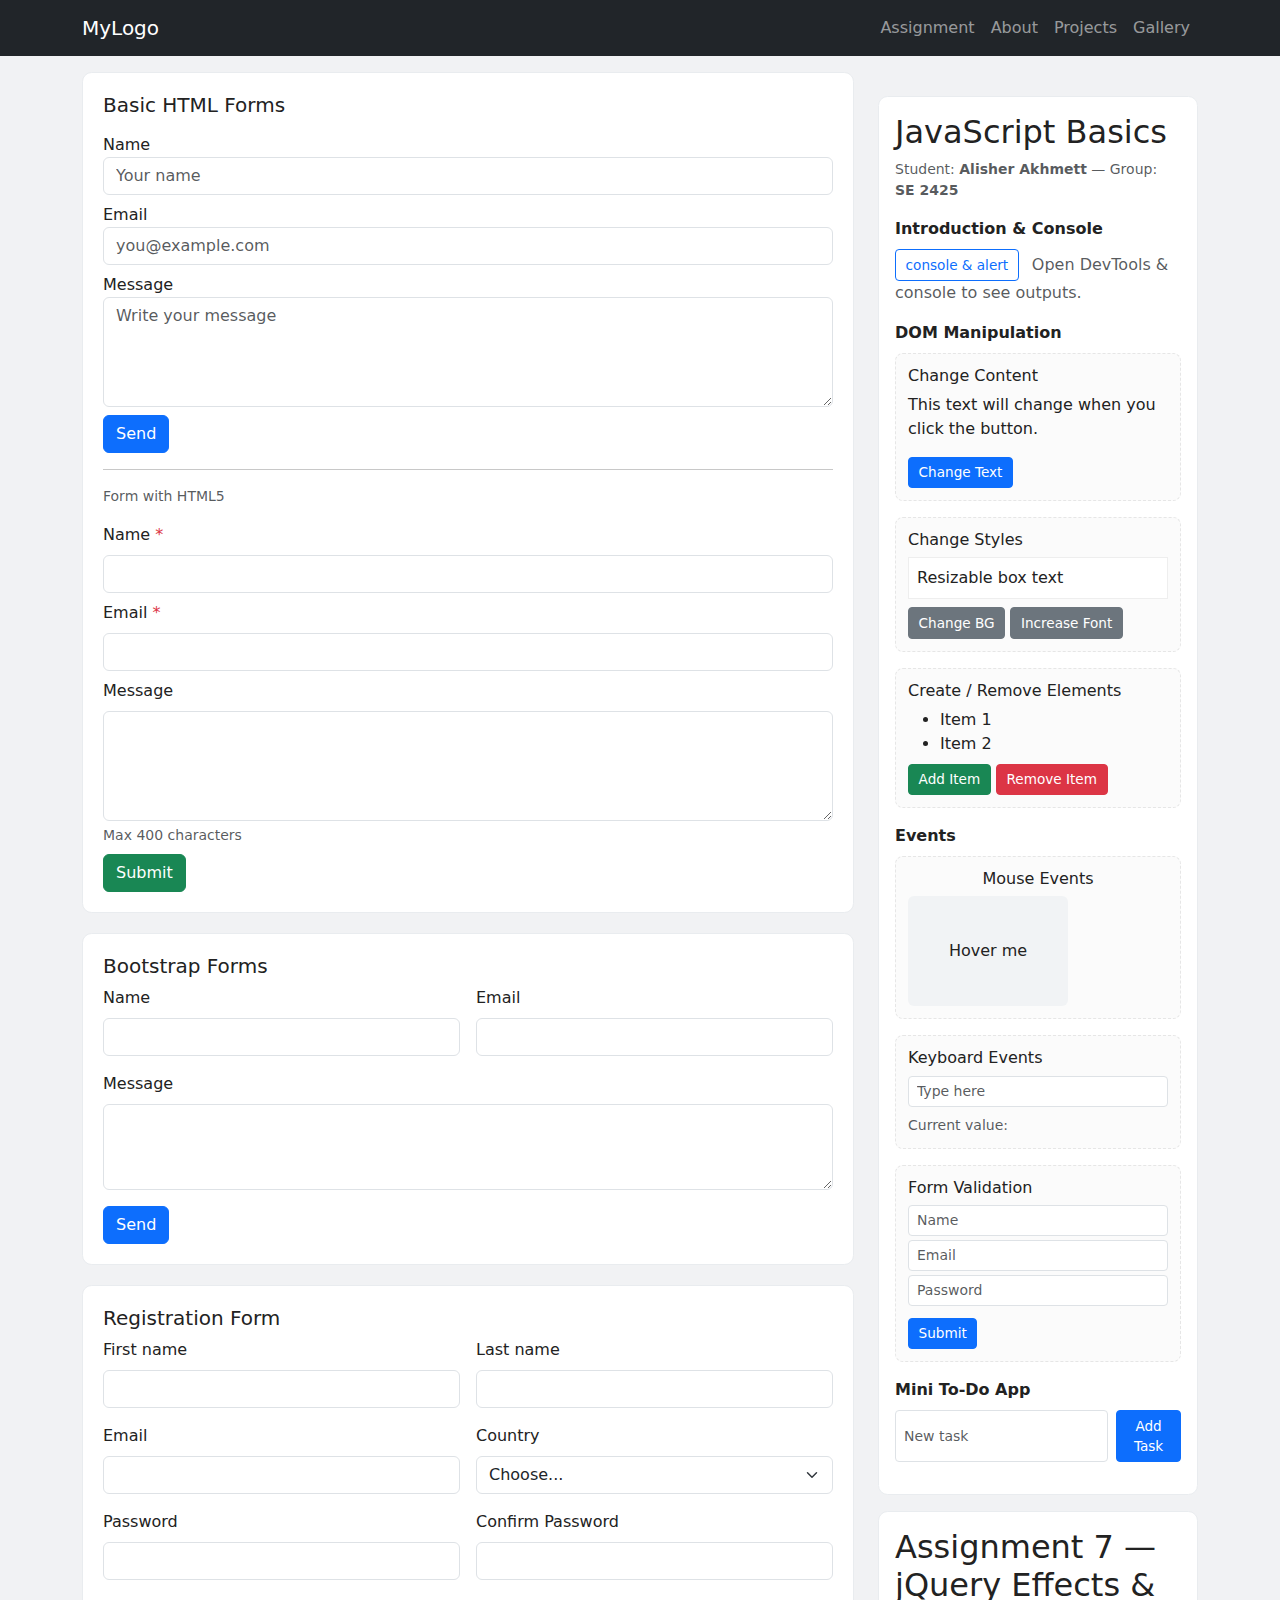
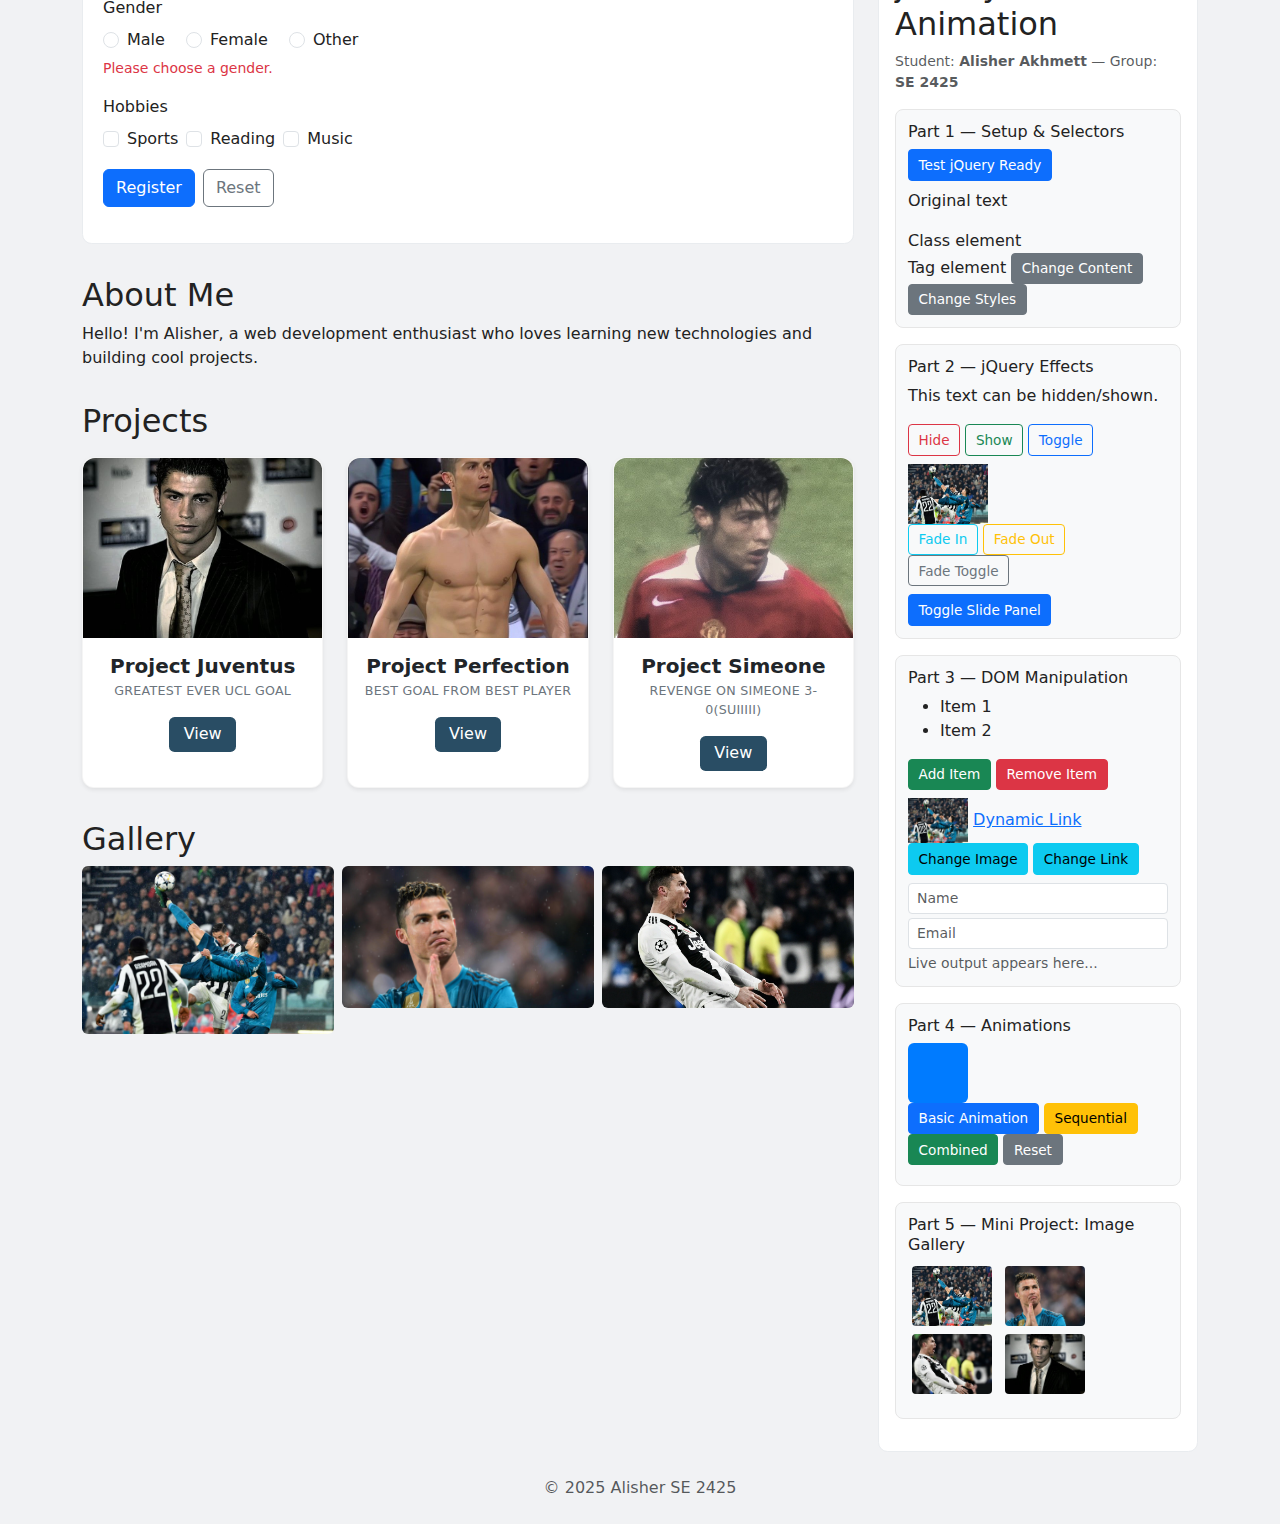
<file: Untitled-1.html>
<!doctype html>
<html lang="en">
  <head>
    <meta charset="utf-8">
    <meta name="viewport" content="width=device-width,initial-scale=1">
    <title>Personal Site </title>
    <link href="https://cdn.jsdelivr.net/npm/bootstrap@5.3.2/dist/css/bootstrap.min.css" rel="stylesheet">
    <script src="https://code.jquery.com/jquery-3.7.1.min.js"></script>
    <style>
      :root{--sidebar-width:320px}
      body{background:#f1f2f4;color:#222}
      .example-card{background:#fff;border:1px solid #e9ecef;border-radius:.6rem;padding:1.25rem;margin-bottom:1.25rem}
      .personal-section{margin-top:2rem}
      .featured-image{max-width:320px;border-radius:8px}

      .project-card .card-img-top{height:180px;object-fit:cover;border-top-left-radius:.75rem;border-top-right-radius:.75rem}
      .project-card .card{border-radius:.75rem;border:1px solid rgba(0,0,0,0.04)}
      .project-card .card-body .card-title{font-weight:700;margin-bottom:.25rem}
      .project-card .card-body .card-sub{letter-spacing:.02em;text-transform:uppercase;font-size:.79rem;color:#6c757d;margin-bottom:.5rem}
      .project-card .btn-view{background:#294d64;color:#fff;border-radius:.35rem;padding:.35rem .9rem;border:none}
      .project-card .card-body{text-align:center;padding-top:1rem;padding-bottom:1rem}

      .site-grid{display:grid;grid-template-columns:1fr var(--sidebar-width);gap:1.5rem;align-items:start}
      .main-col{min-width:0}
      .sidebar-col{width:var(--sidebar-width)}
      .sidebar-col .js-section{position:sticky;top:1.25rem}

      .js-section{background:#fff;border:1px solid #e9ecef;border-radius:.6rem;padding:1rem;margin-top:1.5rem}
      .js-row{display:flex;flex-wrap:wrap;gap:1rem}
      .js-box{flex:1 1 220px;padding:0.75rem;border:1px dashed #e6e6e6;border-radius:.5rem;background:#fbfbfb}
      .hover-box{width:160px;height:110px;background:#f1f3f5;border-radius:6px;display:flex;align-items:center;justify-content:center}
      .todo-list li{display:flex;justify-content:space-between;align-items:center;padding:.35rem 0;border-bottom:1px dashed #eee}
      .todo-list li.completed{text-decoration:line-through;color:#6c757d}
      .small-btn{padding:.28rem .6rem;font-size:.85rem}

      .jquery-section{background:#fff;border:1px solid #e9ecef;border-radius:.6rem;padding:1rem;margin-top:1rem}
      .jquery-box{padding:0.75rem;border:1px solid #e6e6e6;border-radius:.5rem;background:#f8f9fa;margin-bottom:1rem}
      .animate-box{width:60px;height:60px;background:#007bff;border-radius:6px;position:relative}
      .slide-panel{background:#e9ecef;padding:1rem;border-radius:.5rem;display:none}
      .image-gallery img{width:80px;height:60px;object-fit:cover;margin:4px;cursor:pointer;border-radius:4px}
      .accordion-item{border:1px solid #ddd;margin-bottom:4px;border-radius:4px}
      .accordion-header{background:#f8f9fa;padding:8px 12px;cursor:pointer;font-weight:500}
      .accordion-content{padding:12px;display:none;background:#fff}

      @media (max-width: 992px){
        .site-grid{grid-template-columns:1fr}
        .sidebar-col{order:2}
        .sidebar-col .js-section{position:static;top:auto}
      }
    </style>
  </head>
  <body>
    <nav class="navbar navbar-expand-lg navbar-dark bg-dark mb-3">
      <div class="container">
        <a class="navbar-brand" href="#">MyLogo</a>
        <button class="navbar-toggler" type="button" data-bs-toggle="collapse" data-bs-target="#navCollapse" aria-controls="navCollapse" aria-expanded="false" aria-label="Toggle navigation">
          <span class="navbar-toggler-icon"></span>
        </button>
        <div class="collapse navbar-collapse" id="navCollapse">
          <ul class="navbar-nav ms-auto">
            <li class="nav-item"><a class="nav-link" href="#assignment">Assignment</a></li>
            <li class="nav-item"><a class="nav-link" href="#about">About</a></li>
            <li class="nav-item"><a class="nav-link" href="#projects">Projects</a></li>
            <li class="nav-item"><a class="nav-link" href="#gallery">Gallery</a></li>
          </ul>
        </div>
      </div>
    </nav>

    <main class="container">
      <div class="site-grid">
        <div class="main-col">
        <section class="example-card" aria-labelledby="part1">
          <h2 id="part1" class="h5"> Basic HTML Forms</h2>
          <p class="small text-muted"></p>
          <form id="contact-basic" class="mb-3">
            <div class="mb-2">
              <label for="basic-name">Name</label>
              <input id="basic-name" name="name" type="text" class="form-control" placeholder="Your name">
            </div>
            <div class="mb-2">
              <label for="basic-email">Email</label>
              <input id="basic-email" name="email" type="email" class="form-control" placeholder="you@example.com">
            </div>
            <div class="mb-2">
              <label for="basic-message">Message</label>
              <textarea id="basic-message" name="message" rows="4" class="form-control" placeholder="Write your message"></textarea>
            </div>
            <button class="btn btn-primary" type="submit">Send</button>
          </form>

          <hr>

          <p class="small text-muted">Form with HTML5 </p>
          <form id="contact-validated" novalidate>
            <div class="mb-2">
              <label for="v-name" class="form-label">Name <span class="text-danger">*</span></label>
              <input id="v-name" name="name" type="text" class="form-control" required maxlength="40">
              <div class="invalid-feedback">Please enter your name .</div>
            </div>
            <div class="mb-2">
              <label for="v-email" class="form-label">Email <span class="text-danger">*</span></label>
              <input id="v-email" name="email" type="email" class="form-control" required>
              <div class="invalid-feedback">Please enter an email address.</div>
            </div>
            <div class="mb-2">
              <label for="v-message" class="form-label">Message</label>
              <textarea id="v-message" name="message" rows="4" class="form-control" maxlength="400"></textarea>
              <div class="form-text">Max 400 characters</div>
            </div>
            <button class="btn btn-success" type="submit">Submit</button>
          </form>
        </section>

        <section class="example-card" aria-labelledby="part2">
          <h2 id="part2" class="h5">Bootstrap Forms</h2>
          <form id="contact-bootstrap" class="needs-validation row g-3" novalidate>
            <div class="col-md-6">
              <label for="bs-name" class="form-label">Name</label>
              <input id="bs-name" type="text" class="form-control" required>
              <div class="invalid-feedback">Name is required.</div>
            </div>
            <div class="col-md-6">
              <label for="bs-email" class="form-label">Email</label>
              <input id="bs-email" type="email" class="form-control" required>
              <div class="invalid-feedback">Email is required.</div>
            </div>
            <div class="col-12">
              <label for="bs-message" class="form-label">Message</label>
              <textarea id="bs-message" class="form-control" rows="3" required></textarea>
              <div class="invalid-feedback">Please enter a message.</div>
            </div>
            <div class="col-12">
              <button class="btn btn-primary" type="submit">Send</button>
            </div>
          </form>
        </section>

        <section class="example-card" aria-labelledby="part3">
          <h2 id="part3" class="h5">Registration Form</h2>
          <form id="registration-form" class="needs-validation row g-3" novalidate>
            <div class="col-md-6">
              <label for="firstName" class="form-label">First name</label>
              <input id="firstName" name="firstName" class="form-control" required>
              <div class="invalid-feedback">First name required.</div>
            </div>
            <div class="col-md-6">
              <label for="lastName" class="form-label">Last name</label>
              <input id="lastName" name="lastName" class="form-control" required>
              <div class="invalid-feedback">Last name required.</div>
            </div>
            <div class="col-md-6">
              <label for="reg-email" class="form-label">Email</label>
              <input id="reg-email" name="email" type="email" class="form-control" required>
              <div class="invalid-feedback">Valid email required.</div>
            </div>
            <div class="col-md-6">
              <label for="country" class="form-label">Country</label>
              <select id="country" name="country" class="form-select" required>
                <option value="">Choose...</option>
                <option>Kazakhstan</option>
                <option>Uzbekistan</option>
                <option>Russia</option>
                <option>Other</option>
              </select>
              <div class="invalid-feedback">Please select a country.</div>
            </div>
            <div class="col-md-6">
              <label for="password" class="form-label">Password</label>
              <input id="password" name="password" type="password" class="form-control" minlength="6" required>
              <div class="invalid-feedback">Password must be at least 6 characters.</div>
            </div>
            <div class="col-md-6">
              <label for="confirmPassword" class="form-label">Confirm Password</label>
              <input id="confirmPassword" name="confirmPassword" type="password" class="form-control" minlength="6" required>
              <div class="invalid-feedback" id="pwd-feedback">Passwords must match.</div>
            </div>
            <div class="col-12">
              <label class="form-label">Gender</label>
              <div>
                <div class="form-check form-check-inline">
                  <input class="form-check-input" type="radio" name="gender" id="genderM" value="male" required>
                  <label class="form-check-label" for="genderM">Male</label>
                </div>
                <div class="form-check form-check-inline">
                  <input class="form-check-input" type="radio" name="gender" id="genderF" value="female">
                  <label class="form-check-label" for="genderF">Female</label>
                </div>
                <div class="form-check form-check-inline">
                  <input class="form-check-input" type="radio" name="gender" id="genderO" value="other">
                  <label class="form-check-label" for="genderO">Other</label>
                </div>
                <div class="invalid-feedback d-block" id="genderFeedback">Please choose a gender.</div>
              </div>
            </div>
            <div class="col-12">
              <label class="form-label">Hobbies</label>
              <div class="d-flex gap-2">
                <div class="form-check">
                  <input class="form-check-input" type="checkbox" id="h1" name="hobbies" value="sports">
                  <label class="form-check-label" for="h1">Sports</label>
                </div>
                <div class="form-check">
                  <input class="form-check-input" type="checkbox" id="h2" name="hobbies" value="reading">
                  <label class="form-check-label" for="h2">Reading</label>
                </div>
                <div class="form-check">
                  <input class="form-check-input" type="checkbox" id="h3" name="hobbies" value="music">
                  <label class="form-check-label" for="h3">Music</label>
                </div>
              </div>
            </div>
            <div class="col-12 d-flex gap-2">
              <button class="btn btn-primary" type="submit">Register</button>
              <button class="btn btn-outline-secondary" type="reset">Reset</button>
            </div>
          </form>
          <div id="regResult" class="mt-3" aria-live="polite"></div>
        </section>
      </section>

      <section id="about" class="personal-section">
        <h2>About Me</h2>
        <p>Hello! I'm Alisher, a web development enthusiast who loves learning new technologies and building cool projects.</p>
      </section>

      <section id="projects" class="personal-section project-card">
        <h2 class="mb-3">Projects</h2>
        <div class="row row-cols-1 row-cols-md-3 g-4">
          <div class="col">
            <div class="card h-100 shadow-sm">
              <img src="img4.png" class="card-img-top" alt="Project Juventus">
              <div class="card-body text-center">
                <h5 class="card-title">Project Juventus</h5>
                <p class="card-sub">GREATEST EVER UCL GOAL</p>
                <a href="#" class="btn btn-view mt-2">View</a>
              </div>
            </div>
          </div>
          <div class="col">
            <div class="card h-100 shadow-sm">
              <img src="img5.png" class="card-img-top" alt="Project Perfection">
              <div class="card-body text-center">
                <h5 class="card-title">Project Perfection</h5>
                <p class="card-sub">BEST GOAL FROM BEST PLAYER</p>
                <a href="#" class="btn btn-view mt-2">View</a>
              </div>
            </div>
          </div>
          <div class="col">
            <div class="card h-100 shadow-sm">
              <img src="img6.png" class="card-img-top" alt="Project Simeone">
              <div class="card-body text-center">
                <h5 class="card-title">Project Simeone</h5>
                <p class="card-sub">Revenge on Simeone 3-0(SUIIIII)</p>
                <a href="#" class="btn btn-view mt-2">View</a>
              </div>
            </div>
          </div>
        </div>
      </section>

      <section id="gallery" class="personal-section">
        <h2>Gallery</h2>
        <div class="row g-2">
          <div class="col-6 col-md-4"><img src="img1.png" alt="Gallery 1" class="img-fluid rounded"></div>
          <div class="col-6 col-md-4"><img src="img2.png" alt="Gallery 2" class="img-fluid rounded"></div>
          <div class="col-6 col-md-4"><img src="img3.png" alt="Gallery 3" class="img-fluid rounded"></div>
        </div>
      </section>
      
        </div>
        <aside class="sidebar-col">
      <section id="assignment6" class="js-section" aria-labelledby="a6">
        <h2 id="a6">JavaScript Basics</h2>
        <p class="small text-muted">Student: <strong>Alisher Akhmett</strong> — Group: <strong>SE 2425</strong></p>

        <div class="mb-3">
          <strong>Introduction & Console</strong>
          <div class="mt-2">
            <button id="run-part1" class="btn btn-sm btn-outline-primary small-btn">console & alert</button>
            <span class="text-muted ms-2">Open DevTools & console to see outputs.</span>
          </div>
        </div>

        <div class="mb-3">
          <strong> DOM Manipulation</strong>
          <div class="js-row mt-2">
            <div class="js-box">
              <h6>Change Content</h6>
              <p id="p-change">This text will change when you click the button.</p>
              <button id="btn-change-text" class="btn btn-sm btn-primary small-btn">Change Text</button>
            </div>

            <div class="js-box">
              <h6>Change Styles</h6>
              <div id="style-block" class="p-2" style="background:#fff;border:1px solid #eee">Resizable box text</div>
              <div class="mt-2">
                <button id="btn-bg" class="btn btn-sm btn-secondary small-btn">Change BG</button>
                <button id="btn-font" class="btn btn-sm btn-secondary small-btn">Increase Font</button>
              </div>
            </div>

            <div class="js-box">
              <h6>Create / Remove Elements</h6>
              <ul id="dynamic-list" class="mb-2">
                <li>Item 1</li>
                <li>Item 2</li>
              </ul>
              <button id="add-item" class="btn btn-sm btn-success small-btn">Add Item</button>
              <button id="remove-item" class="btn btn-sm btn-danger small-btn">Remove Item</button>
            </div>
          </div>
        </div>

        <div class="mb-3">
          <strong>Events</strong>
          <div class="js-row mt-2">
            <div class="js-box text-center">
              <h6>Mouse Events</h6>
              <div id="hover-box" class="hover-box">Hover me</div>
            </div>
            <div class="js-box">
              <h6>Keyboard Events</h6>
              <input id="key-input" class="form-control form-control-sm" placeholder="Type here"> 
              <div id="key-display" class="mt-2 small text-muted">Current value: <span id="key-val"></span></div>
            </div>
            <div class="js-box">
              <h6>Form Validation </h6>
              <form id="mini-form">
                <input id="fv-name" class="form-control form-control-sm mb-1" placeholder="Name">
                <input id="fv-email" class="form-control form-control-sm mb-1" placeholder="Email">
                <input id="fv-pass" type="password" class="form-control form-control-sm mb-1" placeholder="Password">
                <div id="fv-error" class="text-danger small"></div>
                <button class="btn btn-sm btn-primary mt-2 small-btn">Submit</button>
              </form>
            </div>
          </div>
        </div>

        <div class="mb-3">
          <strong> Mini To-Do App</strong>
          <div class="mt-2">
            <div class="d-flex gap-2">
              <input id="todo-input" class="form-control form-control-sm" placeholder="New task">
              <button id="add-task" class="btn btn-sm btn-primary small-btn">Add Task</button>
            </div>
            <ul id="todo-list" class="todo-list mt-2" style="list-style:none;padding-left:0"></ul>
          </div>
        </div>
      </section>

      <section id="assignment7" class="jquery-section" aria-labelledby="a7">
        <h2 id="a7">Assignment 7 — jQuery Effects & Animation</h2>
        <p class="small text-muted">Student: <strong>Alisher Akhmett</strong> — Group: <strong>SE 2425</strong></p>

        <div class="jquery-box">
          <h6>Part 1 — Setup & Selectors</h6>
          <button id="jquery-test" class="btn btn-sm btn-primary small-btn">Test jQuery Ready</button>
          <div class="mt-2">
            <p id="selector-text">Original text</p>
            <div class="selector-class">Class element</div>
            <span class="selector-tag">Tag element</span>
            <button id="change-content" class="btn btn-sm btn-secondary small-btn">Change Content</button>
            <button id="change-styles" class="btn btn-sm btn-secondary small-btn">Change Styles</button>
          </div>
        </div>

        <div class="jquery-box">
          <h6>Part 2 — jQuery Effects</h6>
          <div class="mb-2">
            <p id="visibility-text">This text can be hidden/shown.</p>
            <button id="hide-text" class="btn btn-sm btn-outline-danger small-btn">Hide</button>
            <button id="show-text" class="btn btn-sm btn-outline-success small-btn">Show</button>
            <button id="toggle-text" class="btn btn-sm btn-outline-primary small-btn">Toggle</button>
          </div>
          <div class="mb-2">
            <img id="fade-image" src="img1.png" style="width:80px;height:60px;object-fit:cover;" alt="Fade demo">
            <br>
            <button id="fade-in" class="btn btn-sm btn-outline-info small-btn">Fade In</button>
            <button id="fade-out" class="btn btn-sm btn-outline-warning small-btn">Fade Out</button>
            <button id="fade-toggle" class="btn btn-sm btn-outline-secondary small-btn">Fade Toggle</button>
          </div>
          <div>
            <button id="slide-btn" class="btn btn-sm btn-primary small-btn">Toggle Slide Panel</button>
            <div id="slide-panel" class="slide-panel">
              <p>This is a collapsible panel using jQuery slide effects!</p>
            </div>
          </div>
        </div>

        <div class="jquery-box">
          <h6>Part 3 — DOM Manipulation</h6>
          <div class="mb-2">
            <ul id="jquery-list">
              <li>Item 1</li>
              <li>Item 2</li>
            </ul>
            <button id="add-item-jquery" class="btn btn-sm btn-success small-btn">Add Item</button>
            <button id="remove-item-jquery" class="btn btn-sm btn-danger small-btn">Remove Item</button>
          </div>
          <div class="mb-2">
            <img id="attr-image" src="img1.png" style="width:60px;height:45px;object-fit:cover;" alt="Attribute demo">
            <a id="attr-link" href="#" target="_blank">Dynamic Link</a><br>
            <button id="change-image" class="btn btn-sm btn-info small-btn">Change Image</button>
            <button id="change-link" class="btn btn-sm btn-info small-btn">Change Link</button>
          </div>
          <div>
            <input id="name-input" class="form-control form-control-sm mb-1" placeholder="Name">
            <input id="email-input" class="form-control form-control-sm mb-1" placeholder="Email">
            <div id="live-output" class="small text-muted">Live output appears here...</div>
          </div>
        </div>

        <div class="jquery-box">
          <h6>Part 4 — Animations</h6>
          <div class="mb-2">
            <div id="animate-box" class="animate-box"></div>
            <button id="basic-animate" class="btn btn-sm btn-primary small-btn">Basic Animation</button>
            <button id="sequence-animate" class="btn btn-sm btn-warning small-btn">Sequential</button>
            <button id="combined-animate" class="btn btn-sm btn-success small-btn">Combined</button>
            <button id="reset-box" class="btn btn-sm btn-secondary small-btn">Reset</button>
          </div>
        </div>

        <div class="jquery-box">
          <h6>Part 5 — Mini Project: Image Gallery</h6>
          <div class="image-gallery mb-2">
            <img src="img1.png" alt="Gallery 1" data-large="img1.png">
            <img src="img2.png" alt="Gallery 2" data-large="img2.png">
            <img src="img3.png" alt="Gallery 3" data-large="img3.png">
            <img src="img4.png" alt="Gallery 4" data-large="img4.png">
          </div>
          <div id="large-image-container" style="display:none;">
            <img id="large-image" style="max-width:200px;border-radius:8px;" alt="Large view">
            <button id="close-large" class="btn btn-sm btn-outline-secondary small-btn ms-2">Close</button>
          </div>
        </div>
      </section>
        </aside>
      </div>
    </main>

      <footer class="text-center text-muted my-4">© 2025 Alisher SE 2425</footer>

    <script src="https://cdn.jsdelivr.net/npm/bootstrap@5.3.2/dist/js/bootstrap.bundle.min.js"></script>
    <script>
      function attachRealtimeValidation(form){
        const elements = Array.from(form.querySelectorAll('input,select,textarea'));
        elements.forEach(el=>{
          el.addEventListener('input', ()=>{
            if(el.type==='radio') return;
            if(el.checkValidity()){el.classList.remove('is-invalid'); el.classList.add('is-valid')} else {el.classList.remove('is-valid'); if(el.value!=='') el.classList.add('is-invalid'); else el.classList.remove('is-invalid')}
          })
        })
      }

      const password = document.getElementById('password'), confirmPassword = document.getElementById('confirmPassword');
      function validatePasswordMatch(){ if(!password||!confirmPassword) return; if(confirmPassword.value===''){confirmPassword.setCustomValidity(''); return} if(password.value!==confirmPassword.value){confirmPassword.setCustomValidity('Passwords do not match')} else {confirmPassword.setCustomValidity('')} }
      [password,confirmPassword].forEach(el=>{ if(!el) return; el.addEventListener('input', ()=>{ validatePasswordMatch(); if(el.checkValidity()){el.classList.remove('is-invalid'); el.classList.add('is-valid')} else {el.classList.remove('is-valid'); el.classList.add('is-invalid')} }) })

      document.querySelectorAll('form.needs-validation').forEach(form=>{
        attachRealtimeValidation(form);
        form.addEventListener('submit', function(e){
          const genderGroup = form.querySelectorAll('input[name="gender"]');
          if(genderGroup && genderGroup.length){ const any = Array.from(genderGroup).some(r=>r.checked); const gf = document.getElementById('genderFeedback'); if(!any){ gf.style.display='block' } else { gf.style.display='none' } }
          validatePasswordMatch();
          if(!form.checkValidity()){ e.preventDefault(); e.stopPropagation(); } else { e.preventDefault(); const result=document.getElementById('regResult'); if(result) result.innerHTML='<div class="alert alert-success">Form submitted successfully (demo).</div>' }
          form.classList.add('was-validated');
        }, false)
      })

      document.getElementById('contact-validated').addEventListener('submit', function(e){ if(!this.checkValidity()){ e.preventDefault(); this.reportValidity(); } else { e.preventDefault(); alert('Contact form submitted (demo)') } })
      document.getElementById('contact-basic').addEventListener('submit', function(e){ e.preventDefault(); alert('Thank you — message recorded (demo).') })
    </script>

    <script>
  document.addEventListener('DOMContentLoaded', function(){
 const studentName = 'Alisher Akhmett'; 
  const studentGroup = 'SE 2425'; 

        const runPart1 = document.getElementById('run-part1');
        if(runPart1){
          runPart1.addEventListener('click', function(){
            console.log('Student name:', studentName);
            console.log('Group:', studentGroup);
            console.log('Variables demo: string, number, boolean');
            const s = 'hello'; const n = 5; const b = true;
            console.log('string:', s, 'number:', n, 'boolean:', b);
            console.log('Arithmetic: 5 + 3 =', 5+3);
            console.log('Concat:', 'Name: ' + studentName + ' | Group: ' + studentGroup);
            alert('Hello, JavaScript World!');
          });
        }

        document.getElementById('btn-change-text')?.addEventListener('click', function(){
          const p = document.getElementById('p-change');
          if(p) p.textContent = 'The text was changed by JavaScript!';
        });

        const bgBtn = document.getElementById('btn-bg');
        const fontBtn = document.getElementById('btn-font');
        const styleBlock = document.getElementById('style-block');
        let bgIndex = 0, fontSize = 14;
        const colors = ['#ffffff','#fff3cd','#d1ecf1','#e2f0d9'];
        bgBtn?.addEventListener('click', ()=>{
          bgIndex = (bgIndex + 1) % colors.length;
          if(styleBlock) styleBlock.style.background = colors[bgIndex];
        });
        fontBtn?.addEventListener('click', ()=>{
          fontSize += 2; if(styleBlock) styleBlock.style.fontSize = fontSize + 'px';
        });

        const list = document.getElementById('dynamic-list');
        let added = 0;
        document.getElementById('add-item')?.addEventListener('click', ()=>{
          added++;
          const li = document.createElement('li');
          li.textContent = 'New item ' + added;
          list?.appendChild(li);
        });
        document.getElementById('remove-item')?.addEventListener('click', ()=>{
          if(list && list.lastElementChild) list.removeChild(list.lastElementChild);
        });

        const hoverBox = document.getElementById('hover-box');
        if(hoverBox){
          hoverBox.addEventListener('mouseover', ()=>{ hoverBox.style.background = '#cfe9ff'; });
          hoverBox.addEventListener('mouseout', ()=>{ hoverBox.style.background = '#f1f3f5'; });
        }

        const keyInput = document.getElementById('key-input');
        const keyVal = document.getElementById('key-val');
        keyInput?.addEventListener('keyup', (e)=>{ if(keyVal) keyVal.textContent = e.target.value; });

        document.getElementById('mini-form')?.addEventListener('submit', function(e){
          e.preventDefault();
          const n = document.getElementById('fv-name').value.trim();
          const em = document.getElementById('fv-email').value.trim();
          const pw = document.getElementById('fv-pass').value.trim();
          const err = document.getElementById('fv-error');
          if(!n || !em || !pw){ err.textContent = 'Please fill all fields.'; return; }
          err.textContent = '';
          alert('Mini form submitted (demo)');
        });

        const todoInput = document.getElementById('todo-input');
        const addTaskBtn = document.getElementById('add-task');
        const todoList = document.getElementById('todo-list');
        const tasks = [];

        function renderTasks(){
          todoList.innerHTML = '';
          tasks.forEach((t,i)=>{
            const li = document.createElement('li');
            li.className = t.done ? 'completed' : '';
            li.style.display = 'flex'; li.style.justifyContent = 'space-between'; li.style.alignItems = 'center';
            const span = document.createElement('span'); span.textContent = t.text;
            const controls = document.createElement('div');
            const del = document.createElement('button'); del.className='btn btn-sm btn-outline-danger small-btn'; del.textContent='Delete'; del.dataset.index = i;
            const done = document.createElement('button'); done.className='btn btn-sm btn-outline-success small-btn ms-1'; done.textContent = t.done? 'Undo':'Done'; done.dataset.index = i;
            controls.appendChild(del); controls.appendChild(done);
            li.appendChild(span); li.appendChild(controls);
            todoList.appendChild(li);
          });
        }

        addTaskBtn?.addEventListener('click', function(){
          const v = todoInput.value.trim(); if(!v) return; tasks.push({text:v,done:false}); todoInput.value=''; renderTasks();
        });

        todoList?.addEventListener('click', function(e){
          const btn = e.target.closest('button'); if(!btn) return;
          const idx = Number(btn.dataset.index);
          if(btn.textContent === 'Delete'){ tasks.splice(idx,1); renderTasks(); }
          else { tasks[idx].done = !tasks[idx].done; renderTasks(); }
        });

      });
    </script>

    <script>
      $(document).ready(function(){
        console.log("jQuery is ready!");

        $('#jquery-test').click(function(){
          alert('jQuery is working! Check console for ready message.');
        });

        $('#change-content').click(function(){
          $('#selector-text').text('Text changed with jQuery!');
          $('.selector-class').html('<strong>Class content changed!</strong>');
          $('span.selector-tag').text('Tag element updated');
        });

        $('#change-styles').click(function(){
          $('#selector-text').css({
            'color': '#007bff',
            'font-weight': 'bold',
            'background-color': '#f8f9fa',
            'padding': '8px'
          });
        });

        $('#hide-text').click(() => $('#visibility-text').hide());
        $('#show-text').click(() => $('#visibility-text').show());
        $('#toggle-text').click(() => $('#visibility-text').toggle());

        $('#fade-out').click(() => $('#fade-text').fadeOut());
        $('#fade-out').click(() => $('#fade-image').fadeOut());
        $('#fade-toggle').click(() => $('#fade-text').fadeToggle());

        $('#slide-toggle').click(() => $('#slide-panel').slideToggle());

        let itemCount = 2;
        $('#add-item-jquery').click(function(){
          itemCount++;
          $('#jquery-list').append('<li>New item ' + itemCount + '</li>');
        });

        $('#remove-item-jquery').click(function(){
          $('#jquery-list li:last').remove();
        });

        const images = ['img1.png', 'img2.png', 'img3.png', 'img4.png'];
        let currentImg = 0;
        $('#change-image').click(function(){
          currentImg = (currentImg + 1) % images.length;
          $('#attr-image').attr('src', images[currentImg]);
        });

        const links = ['https://github.com', 'https://stackoverflow.com', 'https://developer.mozilla.org'];
        let currentLink = 0;
        $('#change-link').click(function(){
          currentLink = (currentLink + 1) % links.length;
          $('#attr-link').attr('href', links[currentLink]).text('Visit ' + links[currentLink]);
        });

        $('#name-input, #email-input').on('input', function(){
          const name = $('#name-input').val();
          const email = $('#email-input').val();
          $('#live-output').text('Name: ' + name + ' | Email: ' + email);
        });

        $('#basic-animate').click(function(){
          $('#animate-box').animate({
            width: '120px',
            height: '120px',
            left: '100px'
          }, 1000);
        });

        $('#sequence-animate').click(function(){
          $('#animate-box')
            .animate({left: '150px'}, 500)
            .animate({top: '50px'}, 500)
            .animate({width: '30px', height: '30px'}, 500)
            .animate({left: '0px', top: '0px', width: '60px', height: '60px'}, 500);
        });

        $('#combined-animate').click(function(){
          $('#animate-box').animate({
            opacity: 0.5,
            width: '100px',
            height: '100px',
            left: '80px',
            top: '30px'
          }, 1500);
        });

        $('#reset-box').click(function(){
          $('#animate-box').stop(true, true).css({
            width: '60px',
            height: '60px',
            left: '0px',
            top: '0px',
            opacity: 1
          });
        });

        $('.image-gallery img').click(function(){
          const largeSrc = $(this).data('large');
          $('#large-image').attr('src', largeSrc);
          $('#large-image-container').fadeIn();
        });

        $('#close-large').click(function(){
          $('#large-image-container').fadeOut();
        });

        $('.image-gallery img').hover(
          function(){ $(this).fadeOut(200).fadeIn(200); },
          function(){}
        );
      });
    </script>
  </body>
</html>
</file>
<file: styles.css>
:root {
  --sidebar-width: 320px;
  --primary-color: #294d64;
  --secondary-color: #007bff;
  --success-color: #28a745;
  --danger-color: #dc3545;
  --warning-color: #ffc107;
  --info-color: #17a2b8;
  --light-color: #f8f9fa;
  --dark-color: #343a40;
  --white: #ffffff;
  --gray-100: #f1f2f4;
  --gray-200: #e9ecef;
  --gray-600: #6c757d;
  --border-radius: 0.6rem;
  --shadow: 0 2px 8px rgba(0,0,0,0.1);
  --transition: all 0.3s ease;
}

* {
  margin: 0;
  padding: 0;
  box-sizing: border-box;
}

body {
  background: var(--gray-100);
  color: #222;
  font-family: 'Segoe UI', Tahoma, Geneva, Verdana, sans-serif;
  line-height: 1.6;
  padding-top: 70px; 
}


.navbar-brand {
  font-weight: bold;
  font-size: 1.5rem;
}

.navbar-nav .nav-link {
  font-weight: 500;
  margin: 0 0.5rem;
  transition: var(--transition);
}

.navbar-nav .nav-link:hover,
.navbar-nav .nav-link.active {
  color: var(--warning-color) !important;
}


.hero-section {
  background: linear-gradient(135deg, #667eea 0%, #764ba2 100%);
  color: white;
  min-height: 100vh;
  display: flex;
  align-items: center;
}

.hero-content h1 {
  font-size: 3.5rem;
  font-weight: bold;
  margin-bottom: 1rem;
}

.hero-content .lead {
  font-size: 1.5rem;
  margin-bottom: 2rem;
}

.profile-img {
  width: 300px;
  height: 300px;
  object-fit: cover;
  border-radius: 50%;
  border: 5px solid rgba(255,255,255,0.3);
  box-shadow: 0 20px 40px rgba(0,0,0,0.3);
  transition: var(--transition);
}

.profile-img:hover {
  transform: scale(1.05);
}


.example-card, .content-card {
  background: var(--white);
  border: 1px solid var(--gray-200);
  border-radius: var(--border-radius);
  padding: 1.25rem;
  margin-bottom: 1.25rem;
  box-shadow: var(--shadow);
  transition: var(--transition);
}

.example-card:hover, .content-card:hover {
  transform: translateY(-5px);
  box-shadow: 0 8px 25px rgba(0,0,0,0.15);
}



.project-card .card-img-top {
  height: 200px;
  object-fit: cover;
  transition: var(--transition);
}

.project-card .card {
  border-radius: 0.75rem;
  border: 1px solid rgba(0,0,0,0.04);
  overflow: hidden;
  transition: var(--transition);
}

.project-card .card:hover {
  transform: translateY(-10px);
  box-shadow: 0 15px 35px rgba(0,0,0,0.15);
}

.project-card .card:hover .card-img-top {
  transform: scale(1.1);
}

.project-card .card-body .card-title {
  font-weight: 700;
  margin-bottom: 0.25rem;
}

.project-card .card-body .card-sub {
  letter-spacing: 0.02em;
  text-transform: uppercase;
  font-size: 0.79rem;
  color: var(--gray-600);
  margin-bottom: 0.5rem;
}

.btn-view {
  background: var(--primary-color);
  color: var(--white);
  border-radius: 0.35rem;
  padding: 0.35rem 0.9rem;
  border: none;
  transition: var(--transition);
}

.btn-view:hover {
  background: var(--secondary-color);
  color: var(--white);
  transform: translateY(-2px);
}


.site-grid {
  display: grid;
  grid-template-columns: 1fr var(--sidebar-width);
  gap: 1.5rem;
  align-items: start;
}

.main-col {
  min-width: 0;
}

.sidebar-col {
  width: var(--sidebar-width);
}

.sidebar-col .js-section {
  position: sticky;
  top: 1.25rem;
}

.js-section, .jquery-section {
  background: var(--white);
  border: 1px solid var(--gray-200);
  border-radius: var(--border-radius);
  padding: 1rem;
  margin-top: 1.5rem;
  box-shadow: var(--shadow);
}
.js-row {
  display: flex;
  flex-wrap: wrap;
  gap: 1rem;
}

.js-box, .jquery-box {
  flex: 1 1 220px;
  padding: 0.75rem;
  border: 1px dashed #e6e6e6;
  border-radius: 0.5rem;
  background: #fbfbfb;
  transition: var(--transition);
}

.js-box:hover, .jquery-box:hover {
  background: var(--light-color);
  border-color: var(--secondary-color);
}

.hover-box {
  width: 160px;
  height: 110px;
  background: #f1f3f5;
  border-radius: 6px;
  display: flex;
  align-items: center;
  justify-content: center;
  cursor: pointer;
  transition: var(--transition);
}

.hover-box:hover {
  background: var(--info-color);
  color: white;
  transform: scale(1.05);
}

.todo-list li {
  display: flex;
  justify-content: space-between;
  align-items: center;
  padding: 0.35rem 0;
  border-bottom: 1px dashed #eee;
  transition: var(--transition);
}

.todo-list li:hover {
  background: rgba(0,123,255,0.1);
  padding-left: 0.5rem;
  border-radius: 4px;
}

.todo-list li.completed {
  text-decoration: line-through;
  color: var(--gray-600);
  opacity: 0.7;
}

.small-btn {
  padding: 0.28rem 0.6rem;
  font-size: 0.85rem;
  transition: var(--transition);
}

.small-btn:hover {
  transform: translateY(-1px);
}

.animate-box {
  width: 60px;
  height: 60px;
  background: var(--secondary-color);
  border-radius: 6px;
  position: relative;
  cursor: pointer;
  transition: var(--transition);
}

.slide-panel {
  background: var(--gray-200);
  padding: 1rem;
  border-radius: 0.5rem;
  display: none;
  margin-top: 0.5rem;
}

.image-gallery img {
  width: 80px;
  height: 60px;
  object-fit: cover;
  margin: 4px;
  cursor: pointer;
  border-radius: 4px;
  transition: var(--transition);
}

.image-gallery img:hover {
  transform: scale(1.1);
  box-shadow: 0 4px 15px rgba(0,0,0,0.3);
}

.gallery {
    display: grid;
    grid-template-columns: repeat(auto-fit, minmax(180px, 1fr));
    gap: 1em;
    margin: 2em 0;
}

.gallery-item {
    position: relative;
    overflow: hidden;
    border-radius: 10px;
    box-shadow: 0 2px 8px rgba(44,62,80,0.08);
    background: #fff;
    width: 100%;
    aspect-ratio: 1 / 1; 
    display: flex;
    align-items: center;
    justify-content: center;
}

.gallery-item img {
    width: 100%;
    height: 100%;
    object-fit: contain; 
    display: block;
    background: #f7f9fc;
    transition: transform 0.2s;
}

.gallery-item:hover img {
    transform: scale(1.07);
}

.gallery-caption {
    position: absolute;
    bottom: 0;
    left: 0;
    right: 0;
    background: rgba(44,62,80,0.8);
    color: #fff;
    padding: 0.5em;
    text-align: center;
    opacity: 0;
    transition: opacity 0.2s;
}

.gallery-item:hover .gallery-caption {
    opacity: 1;
}

.portfolio-grid {
    display: grid;
    grid-template-areas:
        "header header"
        "projects sidebar"
        "footer footer";
    grid-template-columns: 2fr 1fr;
    grid-template-rows: auto 1fr auto;
    min-height: 90vh;
    gap: 1em;
}
.portfolio-header {
    grid-area: header;
}
.portfolio-projects {
    grid-area: projects;
    display: grid;
    grid-template-columns: 1fr 1fr;
    gap: 1em;
}
.portfolio-sidebar {
    grid-area: sidebar;
    background: #eaf6fb;
    padding: 1em;
    border-radius: 10px;
}
.portfolio-footer {
    grid-area: footer;
    background: #2a4d69;
    color: #fff;
    text-align: center;
    padding: 1em;
    border-radius: 10px;
}
.project-card {
    background: #fff;
    border-radius: 12px;
    box-shadow: 0 2px 8px rgba(44,62,80,0.08);
    display: flex;
    flex-direction: column;
    align-items: flex-start;
    padding: 1em;
}
.project-card-title {
    font-size: 1.1em;
    font-weight: 600;
    margin-bottom: 0.5em;
}
.project-card-desc {
    flex: 1;
    margin-bottom: 1em;
}
.project-card-btn {
    background: #2a4d69;
    color: #fff;
    border: none;
    padding: 0.5em 1.2em;
    border-radius: 5px;
    cursor: pointer;
    transition: var(--transition);
}

.project-card-btn:hover {
    background: var(--secondary-color);
}


.footer-section {
  background: var(--dark-color);
  color: white;
  padding: 3rem 0 1rem;
  margin-top: 4rem;
}

.footer-section a {
  color: var(--light-color);
  transition: var(--transition);
}

.footer-section a:hover {
  color: var(--secondary-color);
}

.social-icons a {
  display: inline-block;
  width: 40px;
  height: 40px;
  background: var(--secondary-color);
  color: white;
  text-align: center;
  line-height: 40px;
  border-radius: 50%;
  margin: 0 0.25rem;
  transition: var(--transition);
}

.social-icons a:hover {
  background: var(--primary-color);
  transform: translateY(-3px);
}


@media (max-width: 992px) {
  .site-grid {
    grid-template-columns: 1fr;
  }
  
  .sidebar-col {
    order: 2;
  }
  
  .sidebar-col .js-section {
    position: static;
    top: auto;
  }
  
  .hero-content h1 {
    font-size: 2.5rem;
  }
}

@media (max-width: 768px) {
  .hero-section {
    text-align: center;
    padding: 2rem 0;
  }
  
  .profile-img {
    width: 200px;
    height: 200px;
  }
  
  .hero-content h1 {
    font-size: 2rem;
  }
  
  .hero-content .lead {
    font-size: 1.2rem;
  }
  
  .js-row {
    flex-direction: column;
  }
  
  .js-box {
    flex: 1 1 100%;
  }
}

@media (max-width: 576px) {
  body {
    padding-top: 60px;
  }
  
  .navbar-brand {
    font-size: 1.2rem;
  }
  
  .example-card, .content-card {
    padding: 1rem;
    margin-bottom: 1rem;
  }
  
  .hero-content h1 {
    font-size: 1.8rem;
  }
  
  .profile-img {
    width: 150px;
    height: 150px;
  }
}
</file>
